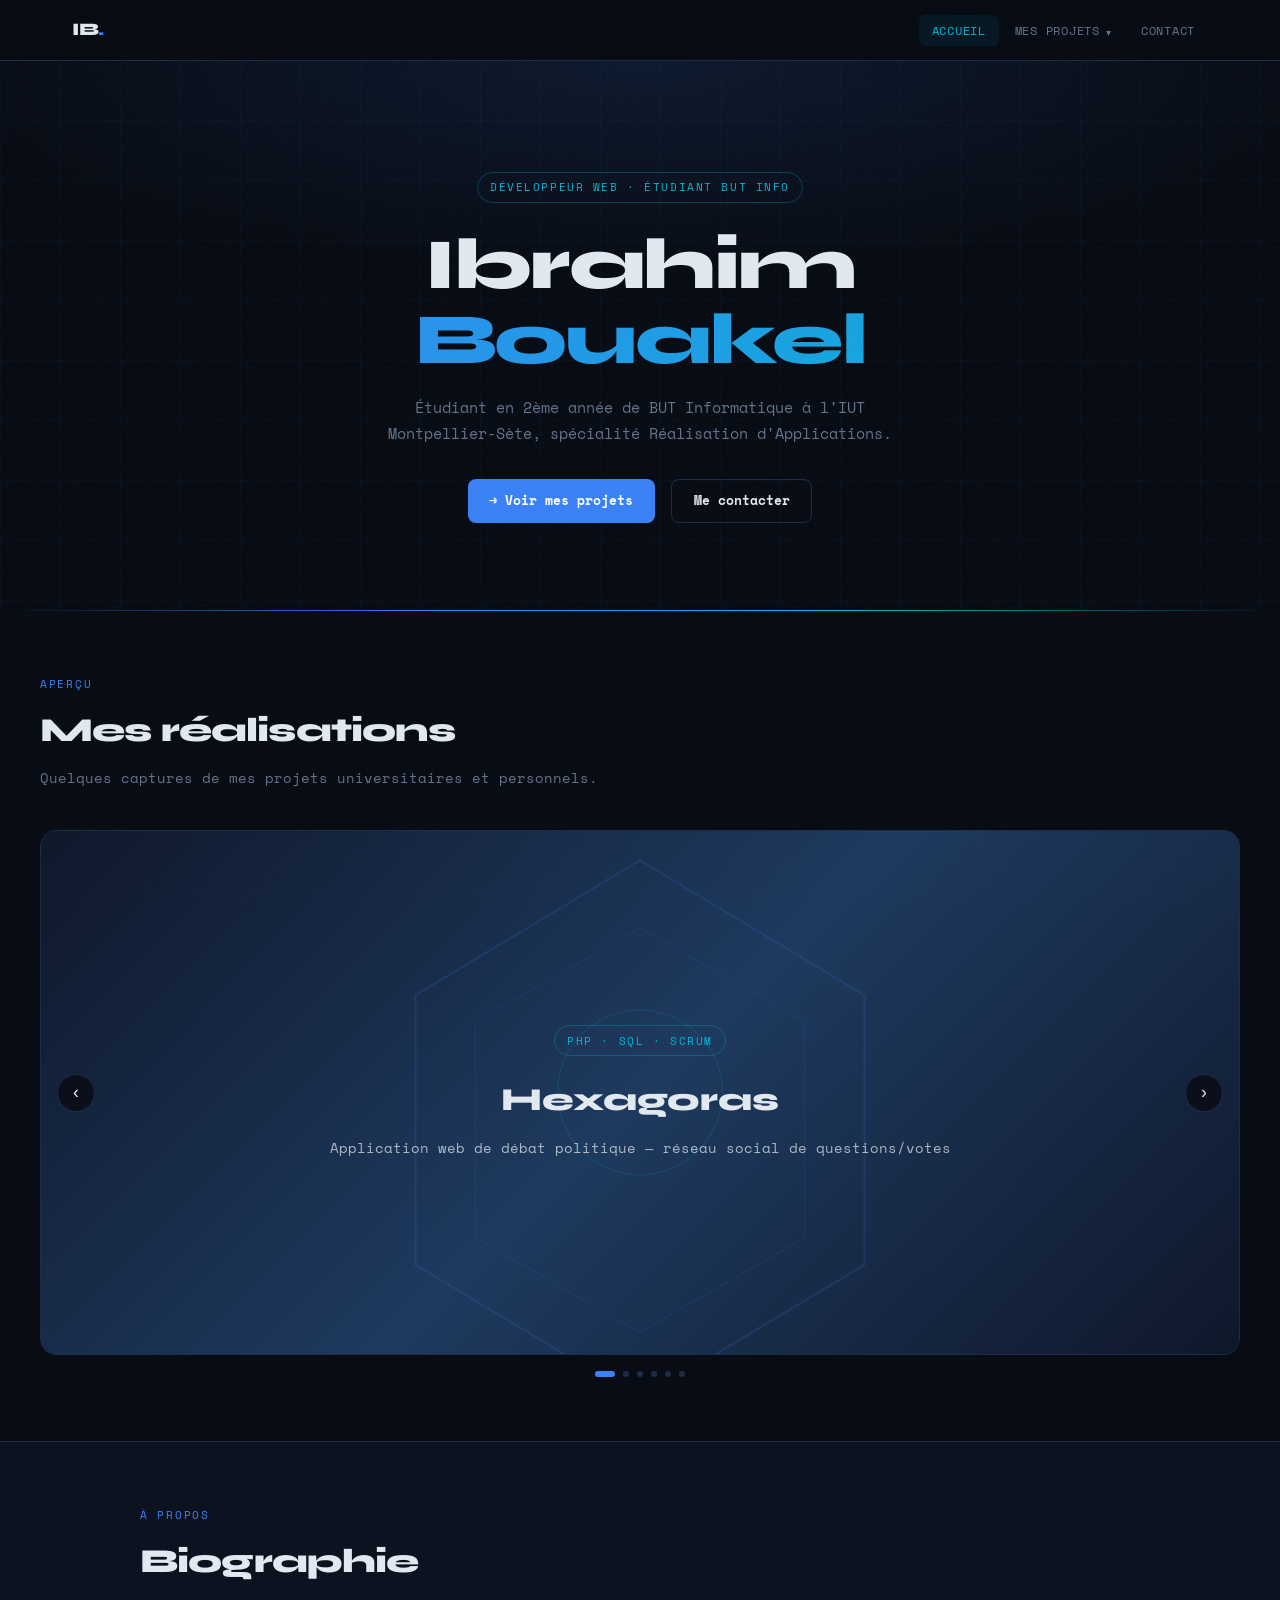
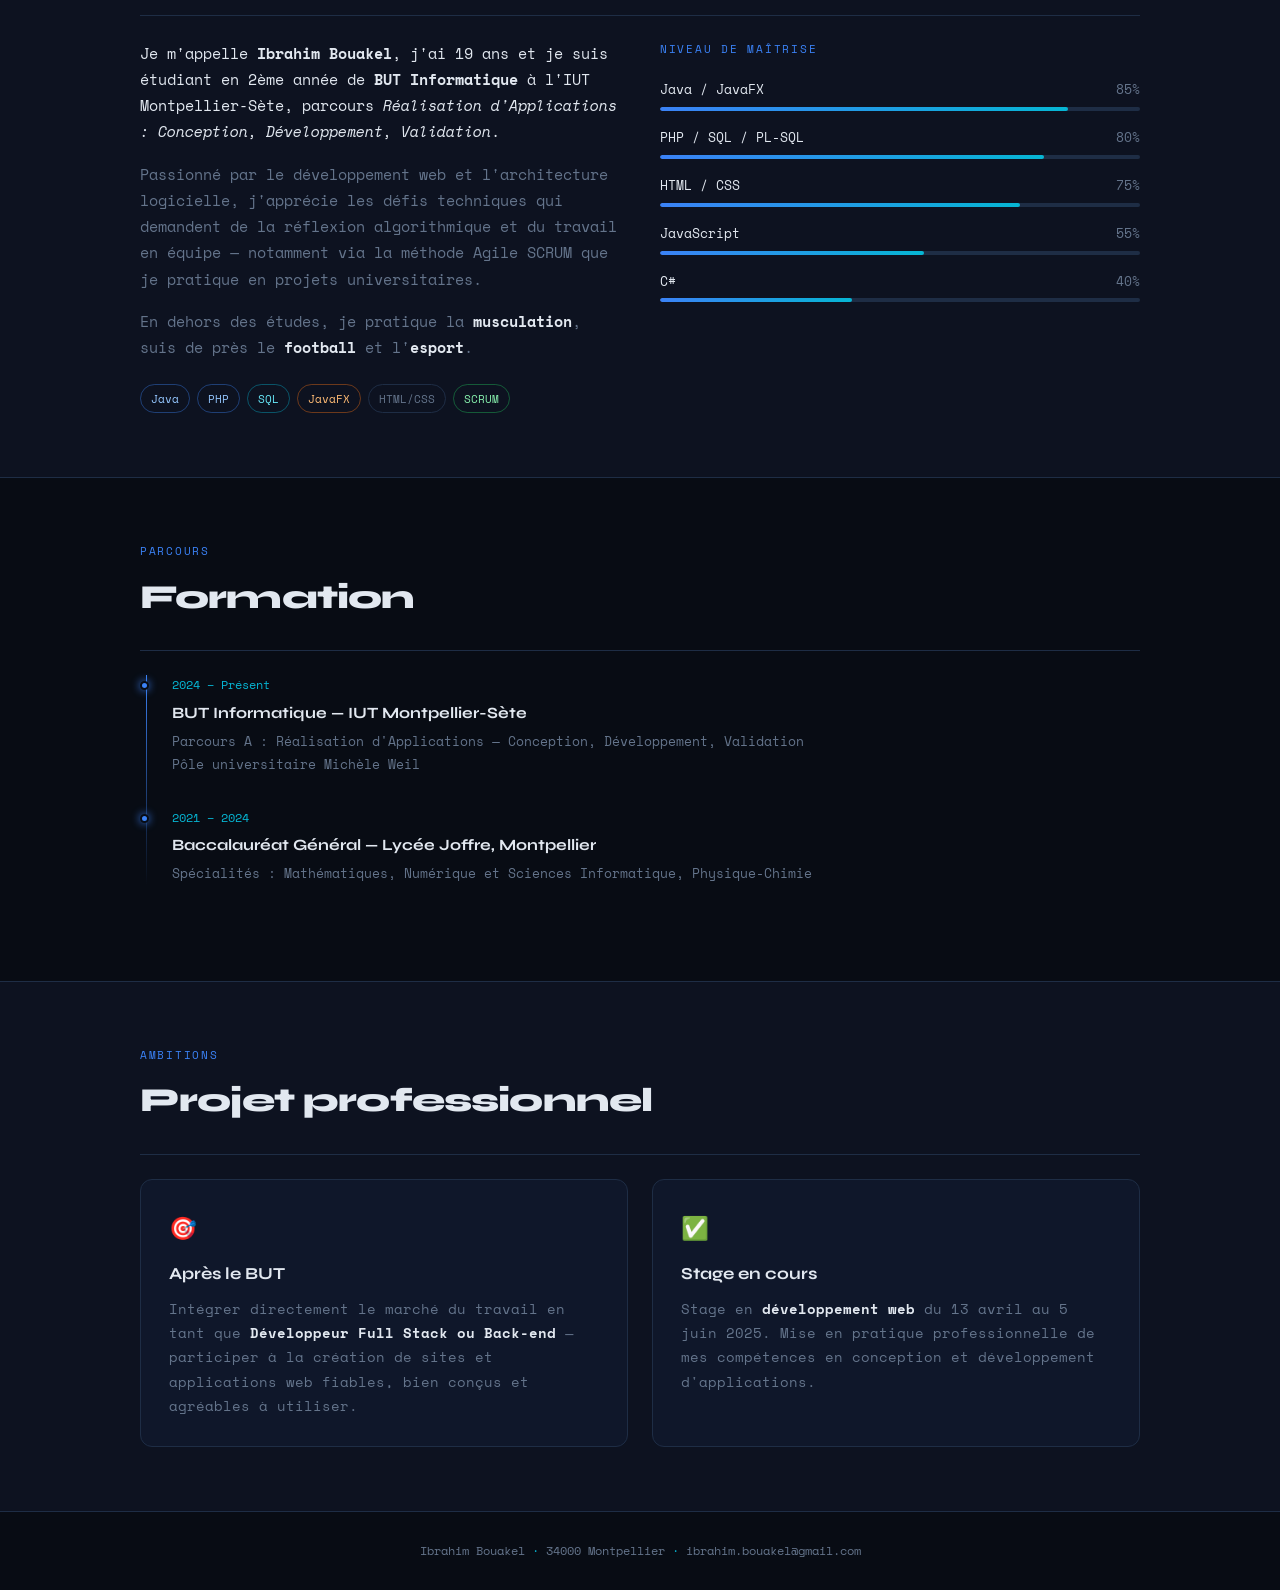
<file: index.html>
<!DOCTYPE html>
<html lang="fr">
<head>
  <meta charset="UTF-8" />
  <meta name="viewport" content="width=device-width, initial-scale=1.0" />
  <title>Ibrahim Bouakel — Portfolio</title>
  <link rel="stylesheet" href="style.css" />
</head>
<body>

<!-- ═══ NAV ══════════════════════════════════════════════ -->
<nav>
  <div class="nav-inner">
    <a href="index.html" class="nav-logo">IB<span>.</span></a>
    <ul class="nav-links" id="navLinks">
      <li><a href="index.html" class="active">Accueil</a></li>
      <li class="nav-dropdown" id="ddProjects">
        <a href="projets.html">Mes Projets</a>
        <div class="dropdown-menu">
          <a href="projets.html#noodle">Noodle</a>
          <a href="projets.html#hexagoras">Hexagoras</a>
          <a href="projets.html#pokemon">Pokémon TCG</a>
          <a href="projets.html#escape">Escape Game</a>
        </div>
      </li>
      <li><a href="contact.html">Contact</a></li>
    </ul>
    <div class="nav-hamburger" onclick="toggleMenu()" id="hamburger">
      <span></span><span></span><span></span>
    </div>
  </div>
</nav>

<!-- ═══ PAGE WRAP ═════════════════════════════════════════ -->
<div class="page-wrap">

  <!-- ── Hero ─────────────────────────────────────────── -->
  <div class="hero">
    <div class="hero-grid"></div>
    <div class="tag-label fu">Développeur Web · Étudiant BUT Info</div>
    <h1 class="hero-title fu fu1">
      Ibrahim
      <span class="grad">Bouakel</span>
    </h1>
    <p class="hero-sub fu fu2">Étudiant en 2ème année de BUT Informatique à l'IUT Montpellier‑Sète, spécialité Réalisation d'Applications.</p>
    <div class="hero-btns fu fu3">
      <a href="projets.html" class="btn btn-primary">→ Voir mes projets</a>
      <a href="contact.html" class="btn btn-outline">Me contacter</a>
    </div>
  </div>

  <!-- ── Carousel ──────────────────────────────────────── -->
  <section>
    <div class="container-wide">
      <div class="section-label">Aperçu</div>
      <h2 class="section-title">Mes réalisations</h2>
      <p class="section-sub">Quelques captures de mes projets universitaires et personnels.</p>

      <div class="carousel-wrapper">
        <div class="carousel-track" id="track">

          <!-- Slide 1 — Hexagoras -->
          <div class="carousel-slide slide-1">
            <div class="carousel-bg"></div>
            <div class="carousel-deco">
              <svg width="100%" height="100%" viewBox="0 0 800 350" preserveAspectRatio="xMidYMid slice" opacity="0.14">
                <polygon points="400,20 550,110 550,290 400,380 250,290 250,110" fill="none" stroke="#3b82f6" stroke-width="1.5"/>
                <polygon points="400,65 510,128 510,272 400,335 290,272 290,128" fill="none" stroke="#3b82f6" stroke-width="0.6"/>
                <circle cx="400" cy="175" r="55" fill="none" stroke="#06b6d4" stroke-width="0.8"/>
              </svg>
            </div>
            <div class="carousel-content">
              <div class="tag-label" style="margin-bottom:1rem">PHP · SQL · SCRUM</div>
              <h3>Hexagoras</h3>
              <p>Application web de débat politique — réseau social de questions/votes</p>
            </div>
          </div>

          <!-- Slide 2 — Pokémon TCG -->
          <div class="carousel-slide slide-2">
            <div class="carousel-bg"></div>
            <div class="carousel-deco">
              <svg width="100%" height="100%" viewBox="0 0 800 350" preserveAspectRatio="xMidYMid slice" opacity="0.2">
                <circle cx="400" cy="175" r="120" fill="none" stroke="#ef4444" stroke-width="1.5"/>
                <circle cx="400" cy="175" r="80" fill="none" stroke="#ef4444" stroke-width="0.5"/>
                <line x1="280" y1="175" x2="520" y2="175" stroke="#ef4444" stroke-width="1.5"/>
                <circle cx="400" cy="175" r="24" fill="none" stroke="#ef4444" stroke-width="2"/>
                <circle cx="400" cy="175" r="11" fill="#ef4444" opacity="0.3"/>
              </svg>
            </div>
            <div class="carousel-content">
              <div class="tag-label" style="margin-bottom:1rem;border-color:rgba(239,68,68,.3);color:#fca5a5">Java · JavaFX</div>
              <h3>Pokémon TCG</h3>
              <p>Reproduction du jeu de cartes Pokémon — moteur de jeu + interface graphique</p>
            </div>
          </div>

          <!-- Slide 3 — Escape Game -->
          <div class="carousel-slide slide-3">
            <div class="carousel-bg"></div>
            <div class="carousel-deco">
              <svg width="100%" height="100%" viewBox="0 0 800 350" preserveAspectRatio="xMidYMid slice" opacity="0.15">
                <rect x="200" y="80" width="400" height="190" rx="8" fill="none" stroke="#a855f7" stroke-width="1.5"/>
                <rect x="240" y="110" width="140" height="90" rx="4" fill="none" stroke="#a855f7" stroke-width="0.8"/>
                <rect x="420" y="110" width="140" height="90" rx="4" fill="none" stroke="#a855f7" stroke-width="0.8"/>
                <circle cx="400" cy="220" r="18" fill="none" stroke="#a855f7" stroke-width="2"/>
              </svg>
            </div>
            <div class="carousel-content">
              <div class="tag-label" style="margin-bottom:1rem;border-color:rgba(168,85,247,.3);color:#d8b4fe">HTML · CSS</div>
              <h3>Escape Game</h3>
              <p>Site vitrine multi-pages d'un Escape Game avec présentation des salles</p>
            </div>
          </div>

          <!-- Slide 4 — Portfolio d'apprentissage -->
          <div class="carousel-slide slide-4">
            <div class="carousel-bg"></div>
            <div class="carousel-deco">
              <svg width="100%" height="100%" viewBox="0 0 800 350" preserveAspectRatio="xMidYMid slice" opacity="0.14">
                <path d="M150 50 L650 50 L650 300 L150 300 Z" fill="none" stroke="#22c55e" stroke-width="1"/>
                <path d="M150 110 L650 110 M150 180 L650 180 M150 250 L650 250" stroke="#22c55e" stroke-width="0.5"/>
                <path d="M300 50 L300 300 M480 50 L480 300" stroke="#22c55e" stroke-width="0.5"/>
              </svg>
            </div>
            <div class="carousel-content">
              <div class="tag-label" style="margin-bottom:1rem;border-color:rgba(34,197,94,.3);color:#86efac">BUT Informatique</div>
              <h3>Portfolio d'apprentissage</h3>
              <p>Mise en lien de mes projets avec le référentiel de compétences BUT Info</p>
            </div>
          </div>

          <!-- Slide 5 — Stage -->
          <div class="carousel-slide slide-5">
            <div class="carousel-bg"></div>
            <div class="carousel-deco">
              <svg width="100%" height="100%" viewBox="0 0 800 350" preserveAspectRatio="xMidYMid slice" opacity="0.17">
                <circle cx="400" cy="175" r="130" fill="none" stroke="#f97316" stroke-width="1"/>
                <circle cx="400" cy="175" r="85"  fill="none" stroke="#f97316" stroke-width="0.5"/>
                <circle cx="400" cy="175" r="45"  fill="none" stroke="#f97316" stroke-width="0.5"/>
                <line x1="400" y1="45" x2="400" y2="305" stroke="#f97316" stroke-width="0.5"/>
                <line x1="270" y1="175" x2="530" y2="175" stroke="#f97316" stroke-width="0.5"/>
              </svg>
            </div>
            <div class="carousel-content">
              <div class="tag-label" style="margin-bottom:1rem;border-color:rgba(249,115,22,.3);color:#fdba74">13 Avril – 5 Juin 2025</div>
              <h3>Stage — Développeur Web</h3>
              <p>Stage en développement web en cours — mise en pratique professionnelle de mes compétences</p>
            </div>
          </div>

          <!-- Slide 6 — Noodle -->
          <div class="carousel-slide" style="">
            <div class="carousel-bg" style="background:linear-gradient(135deg,#050f1a,#062333,#050f1a)"></div>
            <div class="carousel-deco">
              <svg width="100%" height="100%" viewBox="0 0 800 350" preserveAspectRatio="xMidYMid slice" opacity="0.18">
                <rect x="200" y="75" width="400" height="200" rx="14" fill="none" stroke="#06b6d4" stroke-width="1.5"/>
                <line x1="200" y1="125" x2="600" y2="125" stroke="#06b6d4" stroke-width="0.6"/>
                <line x1="200" y1="175" x2="600" y2="175" stroke="#06b6d4" stroke-width="0.6"/>
                <line x1="200" y1="225" x2="600" y2="225" stroke="#06b6d4" stroke-width="0.6"/>
                <rect x="225" y="90" width="90" height="18" rx="4" fill="#06b6d4" opacity="0.2"/>
                <circle cx="560" cy="252" r="14" fill="none" stroke="#22c55e" stroke-width="2"/>
              </svg>
            </div>
            <div class="carousel-content">
              <div class="tag-label" style="margin-bottom:1rem;border-color:rgba(6,182,212,.3);color:#67e8f9">PHP · JS · API REST · Docker</div>
              <h3>Noodle</h3>
              <p>Application web de sondages de disponibilités — clone de Doodle avec AJAX et JWT</p>
            </div>
          </div>

        </div><!-- /track -->
        <button class="carousel-btn carousel-prev" onclick="carouselMove(-1)">‹</button>
        <button class="carousel-btn carousel-next" onclick="carouselMove(1)">›</button>
      </div>

      <div class="carousel-dots" id="dots">
        <div class="carousel-dot active" onclick="carouselGo(0)"></div>
        <div class="carousel-dot" onclick="carouselGo(1)"></div>
        <div class="carousel-dot" onclick="carouselGo(2)"></div>
        <div class="carousel-dot" onclick="carouselGo(3)"></div>
        <div class="carousel-dot" onclick="carouselGo(4)"></div>
        <div class="carousel-dot" onclick="carouselGo(5)"></div>
      </div>
    </div>
  </section>

  <!-- ── À propos ───────────────────────────────────── -->
  <section style="background:var(--bg2);border-top:1px solid var(--border);border-bottom:1px solid var(--border)">
    <div class="container">
      <div class="section-label">À propos</div>
      <h2 class="section-title">Biographie</h2>
      <hr class="divider">
      <div class="grid-2" style="gap:2.5rem;align-items:start">
        <div>
          <p style="margin-bottom:1rem">Je m'appelle <strong>Ibrahim Bouakel</strong>, j'ai 19 ans et je suis étudiant en 2ème année de <strong>BUT Informatique</strong> à l'IUT Montpellier‑Sète, parcours <em>Réalisation d'Applications : Conception, Développement, Validation</em>.</p>
          <p style="margin-bottom:1rem;color:var(--muted)">Passionné par le développement web et l'architecture logicielle, j'apprécie les défis techniques qui demandent de la réflexion algorithmique et du travail en équipe — notamment via la méthode Agile SCRUM que je pratique en projets universitaires.</p>
          <p style="color:var(--muted)">En dehors des études, je pratique la <strong style="color:var(--text)">musculation</strong>, suis de près le <strong style="color:var(--text)">football</strong> et l'<strong style="color:var(--text)">esport</strong>.</p>
          <div class="tags" style="margin-top:1.5rem">
            <span class="tag blue">Java</span>
            <span class="tag blue">PHP</span>
            <span class="tag cyan">SQL</span>
            <span class="tag orange">JavaFX</span>
            <span class="tag">HTML/CSS</span>
            <span class="tag green">SCRUM</span>
          </div>
        </div>
        <div>
          <div class="section-label" style="margin-bottom:1.25rem">Niveau de maîtrise</div>
          <div style="display:flex;flex-direction:column;gap:1rem">
            <div class="skill-item"><div class="skill-label"><span>Java / JavaFX</span><span style="color:var(--muted)">85%</span></div><div class="skill-bar"><div class="skill-fill" style="width:85%"></div></div></div>
            <div class="skill-item"><div class="skill-label"><span>PHP / SQL / PL-SQL</span><span style="color:var(--muted)">80%</span></div><div class="skill-bar"><div class="skill-fill" style="width:80%"></div></div></div>
            <div class="skill-item"><div class="skill-label"><span>HTML / CSS</span><span style="color:var(--muted)">75%</span></div><div class="skill-bar"><div class="skill-fill" style="width:75%"></div></div></div>
            <div class="skill-item"><div class="skill-label"><span>JavaScript</span><span style="color:var(--muted)">55%</span></div><div class="skill-bar"><div class="skill-fill" style="width:55%"></div></div></div>
            <div class="skill-item"><div class="skill-label"><span>C#</span><span style="color:var(--muted)">40%</span></div><div class="skill-bar"><div class="skill-fill" style="width:40%"></div></div></div>
          </div>
        </div>
      </div>
    </div>
  </section>

  <!-- ── Formation ─────────────────────────────────── -->
  <section>
    <div class="container">
      <div class="section-label">Parcours</div>
      <h2 class="section-title">Formation</h2>
      <hr class="divider">
      <div class="timeline">
        <div class="timeline-item">
          <div class="timeline-date">2024 – Présent</div>
          <div class="timeline-title">BUT Informatique — IUT Montpellier-Sète</div>
          <div class="timeline-sub">Parcours A : Réalisation d'Applications — Conception, Développement, Validation<br>Pôle universitaire Michèle Weil</div>
        </div>
        <div class="timeline-item">
          <div class="timeline-date">2021 – 2024</div>
          <div class="timeline-title">Baccalauréat Général — Lycée Joffre, Montpellier</div>
          <div class="timeline-sub">Spécialités : Mathématiques, Numérique et Sciences Informatique, Physique-Chimie</div>
        </div>
      </div>
    </div>
  </section>

  <!-- ── Projet professionnel ───────────────────────── -->
  <section style="background:var(--bg2);border-top:1px solid var(--border)">
    <div class="container">
      <div class="section-label">Ambitions</div>
      <h2 class="section-title">Projet professionnel</h2>
      <hr class="divider">
      <div class="grid-2">
        <div class="card">
          <div style="font-size:1.4rem;margin-bottom:.75rem">🎯</div>
          <h3>Après le BUT</h3>
          <p>Intégrer directement le marché du travail en tant que <strong style="color:var(--text)">Développeur Full Stack ou Back-end</strong> — participer à la création de sites et applications web fiables, bien conçus et agréables à utiliser.</p>
        </div>
        <div class="card">
          <div style="font-size:1.4rem;margin-bottom:.75rem">✅</div>
          <h3>Stage en cours</h3>
          <p>Stage en <strong style="color:var(--text)">développement web</strong> du 13 avril au 5 juin 2025. Mise en pratique professionnelle de mes compétences en conception et développement d'applications.</p>
        </div>
      </div>
    </div>
  </section>

</div><!-- /page-wrap -->

<footer>
  <p>Ibrahim Bouakel <span class="dot">·</span> 34000 Montpellier <span class="dot">·</span>
    <a href="mailto:ibrahim.bouakel@gmail.com">ibrahim.bouakel@gmail.com</a>
  </p>
</footer>

<script src="nav.js"></script>
<script>
  /* ── Carousel ── */
  let idx = 0;
  const total = 6;
  const track = document.getElementById('track');
  const dots  = document.querySelectorAll('.carousel-dot');

  function render() {
    track.style.transform = `translateX(-${idx * 100}%)`;
    dots.forEach((d,i) => d.classList.toggle('active', i === idx));
  }
  function carouselMove(dir) { idx = (idx + dir + total) % total; render(); }
  function carouselGo(i)    { idx = i; render(); }

  setInterval(() => carouselMove(1), 5000);
  document.addEventListener('keydown', e => {
    if (e.key === 'ArrowLeft')  carouselMove(-1);
    if (e.key === 'ArrowRight') carouselMove(1);
  });
</script>
</body>
</html>
</file>
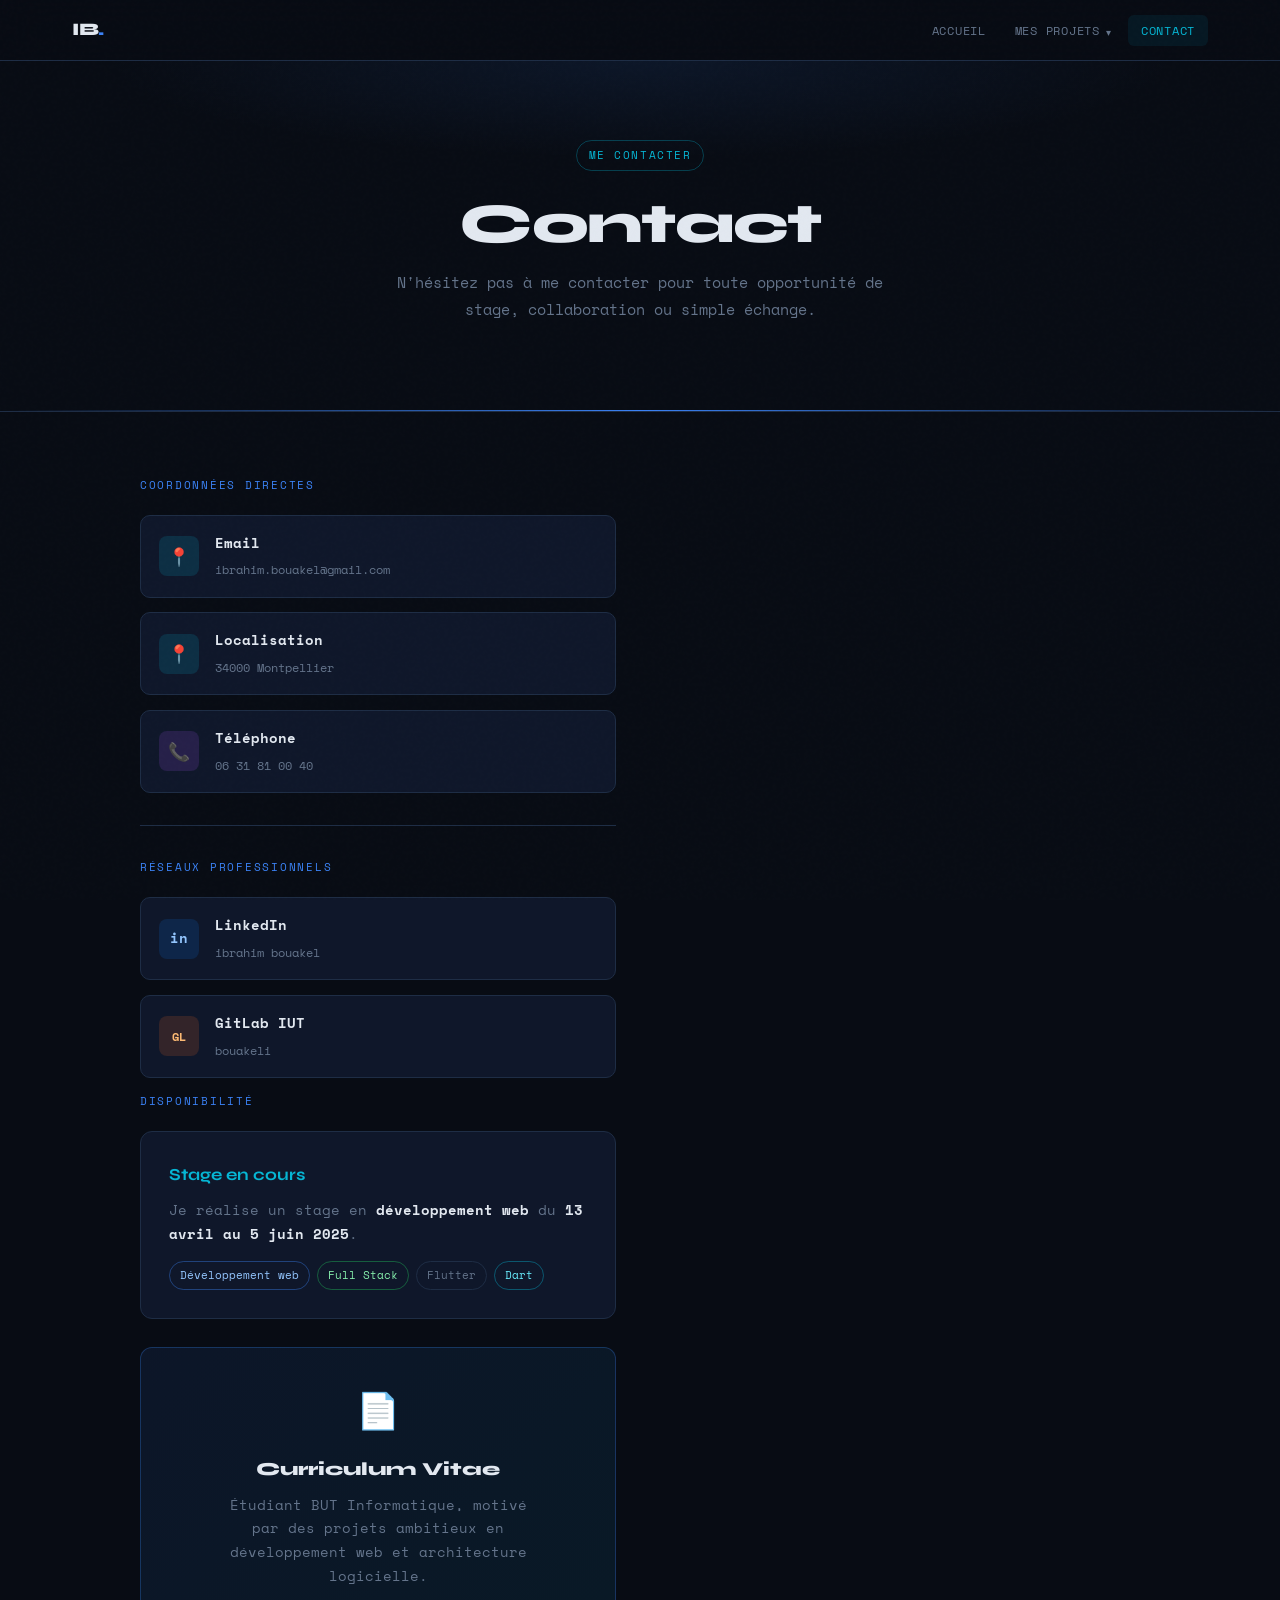
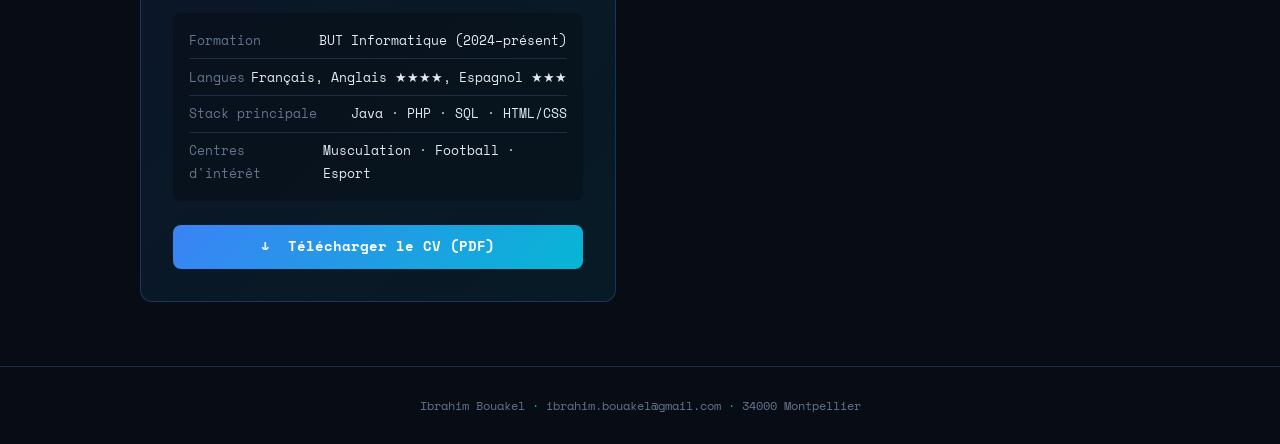
<file: contact.html>
<!DOCTYPE html>
<html lang="fr">
<head>
  <meta charset="UTF-8" />
  <meta name="viewport" content="width=device-width, initial-scale=1.0" />
  <title>Contact — Ibrahim Bouakel</title>
  <link rel="stylesheet" href="style.css" />
</head>
<body>

<!-- ═══ NAV ══════════════════════════════════════════════ -->
<nav>
  <div class="nav-inner">
    <a href="index.html" class="nav-logo">IB<span>.</span></a>
    <ul class="nav-links" id="navLinks">
      <li><a href="index.html">Accueil</a></li>
      <li class="nav-dropdown" id="ddProjects">
        <a href="projets.html">Mes Projets</a>
        <div class="dropdown-menu">
          <a href="projets.html#noodle">Noodle</a>
          <a href="projets.html#hexagoras">Hexagoras</a>
          <a href="projets.html#pokemon">Pokémon TCG</a>
          <a href="projets.html#escape">Escape Game</a>
        </div>
      </li>
      <li><a href="contact.html" class="active">Contact</a></li>
    </ul>
    <div class="nav-hamburger" onclick="toggleMenu()" id="hamburger">
      <span></span><span></span><span></span>
    </div>
  </div>
</nav>

<div class="page-wrap">

  <!-- Sub-hero -->
  <div class="sub-hero">
    <div class="tag-label fu">Me contacter</div>
    <h1 class="hero-title fu fu1" style="font-size:clamp(2rem,5vw,3.5rem)">Contact</h1>
    <p class="hero-sub fu fu2">N'hésitez pas à me contacter pour toute opportunité de stage, collaboration ou simple échange.</p>
  </div>

  <section>
    <div class="container">
      <div class="contact-grid">

        <!-- Colonne gauche : coordonnées + réseaux -->
        <div>
          <div class="section-label" style="margin-bottom:1.25rem">Coordonnées directes</div>

          <div class="social-link" style="cursor:default">
            <div class="social-icon" style="background:rgba(6,182,212,.15);color:#67e8f9;font-size:1.1rem">📍</div>
            <div class="social-info">
              <strong>Email</strong>
              <span>ibrahim.bouakel@gmail.com</span>
            </div>
          </div>

          <div class="social-link" style="cursor:default">
            <div class="social-icon" style="background:rgba(6,182,212,.15);color:#67e8f9;font-size:1.1rem">📍</div>
            <div class="social-info">
              <strong>Localisation</strong>
              <span>34000 Montpellier</span>
            </div>
          </div>

          <div class="social-link" style="cursor:default">
            <div class="social-icon" style="background:rgba(168,85,247,.15);color:#d8b4fe;font-size:1.1rem">📞</div>
            <div class="social-info">
              <strong>Téléphone</strong>
              <span>06 31 81 00 40</span>
            </div>
          </div>

          <hr class="divider" style="margin:2rem 0">

          <div class="section-label" style="margin-bottom:1.25rem">Réseaux professionnels</div>

          <a href="https://www.linkedin.com/in/ibrahim-bouakel-201b39346/" target="_blank" rel="noopener" class="social-link">
            <div class="social-icon" style="background:rgba(10,102,194,.2);color:#93c5fd;font-size:.85rem;font-weight:800;letter-spacing:-.5px">in</div>
            <div class="social-info">
              <strong>LinkedIn</strong>
              <span>ibrahim bouakel</span>
            </div>
          </a>

          <a href="https://gitlabinfo.iutmontp.univ-montp2.fr/bouakeli" target="_blank" rel="noopener" class="social-link">
            <div class="social-icon" style="background:rgba(252,109,38,.15);color:#fdba74;font-size:.75rem;font-weight:700">GL</div>
            <div class="social-info">
              <strong>GitLab IUT</strong>
              <span>bouakeli</span>
            </div>
          </a>

        <!-- Colonne droite : CV + disponibilité -->
        <div>
          <div class="section-label" style="margin-bottom:1.25rem">Disponibilité</div>
          <div class="card" style="margin-bottom:1.75rem">
            <h3 style="color:var(--accent2);margin-bottom:.5rem">Stage en cours</h3>
            <p style="margin-bottom:.75rem">Je réalise un stage en <strong style="color:var(--text)">développement web</strong> du <strong style="color:var(--text)">13 avril au 5 juin 2025</strong>.</p>
            <div class="tags">
              <span class="tag blue">Développement web</span>
              <span class="tag green">Full Stack</span>
              <span class="tag">Flutter</span>
              <span class="tag cyan">Dart</span>
            </div>
          </div>

          <!-- CV Download card -->
          <div class="cv-download-card">
            <div style="font-size:2.2rem;margin-bottom:.75rem">📄</div>
            <h3 style="font-family:var(--font-head);font-weight:800;font-size:1.15rem;margin-bottom:.5rem">Curriculum Vitae</h3>
            <p style="font-size:.85rem;color:var(--muted);margin-bottom:1.5rem;max-width:320px;margin-left:auto;margin-right:auto">Étudiant BUT Informatique, motivé par des projets ambitieux en développement web et architecture logicielle.</p>

            <!-- Infos rapides CV -->
            <div style="text-align:left;background:rgba(0,0,0,.25);border-radius:8px;padding:1rem;margin-bottom:1.5rem;font-size:.82rem">
              <div style="display:flex;justify-content:space-between;border-bottom:1px solid var(--border);padding-bottom:.4rem;margin-bottom:.4rem">
                <span style="color:var(--muted)">Formation</span>
                <span>BUT Informatique (2024–présent)</span>
              </div>
              <div style="display:flex;justify-content:space-between;border-bottom:1px solid var(--border);padding-bottom:.4rem;margin-bottom:.4rem">
                <span style="color:var(--muted)">Langues</span>
                <span>Français, Anglais ★★★★, Espagnol ★★★</span>
              </div>
              <div style="display:flex;justify-content:space-between;border-bottom:1px solid var(--border);padding-bottom:.4rem;margin-bottom:.4rem">
                <span style="color:var(--muted)">Stack principale</span>
                <span>Java · PHP · SQL · HTML/CSS</span>
              </div>
              <div style="display:flex;justify-content:space-between">
                <span style="color:var(--muted)">Centres d'intérêt</span>
                <span>Musculation · Football · Esport</span>
              </div>
            </div>

            <!-- Bouton de téléchargement -->
            <a href="CV-BOUAKEL-Ibrahim.pdf" download="CV-BOUAKEL-Ibrahim.pdf" class="btn btn-download" style="width:100%;justify-content:center;font-size:.85rem">
              ↓ &nbsp;Télécharger le CV (PDF)
            </a>
          </div>

        </div><!-- /col droite -->
      </div><!-- /contact-grid -->
    </div>
  </section>

</div><!-- /page-wrap -->

<footer>
  <p>Ibrahim Bouakel <span class="dot">·</span>
    <a href="mailto:ibrahim.bouakel@gmail.com">ibrahim.bouakel@gmail.com</a>
    <span class="dot">·</span> 34000 Montpellier
  </p>
</footer>

<script src="nav.js"></script>
</body>
</html>
</file>
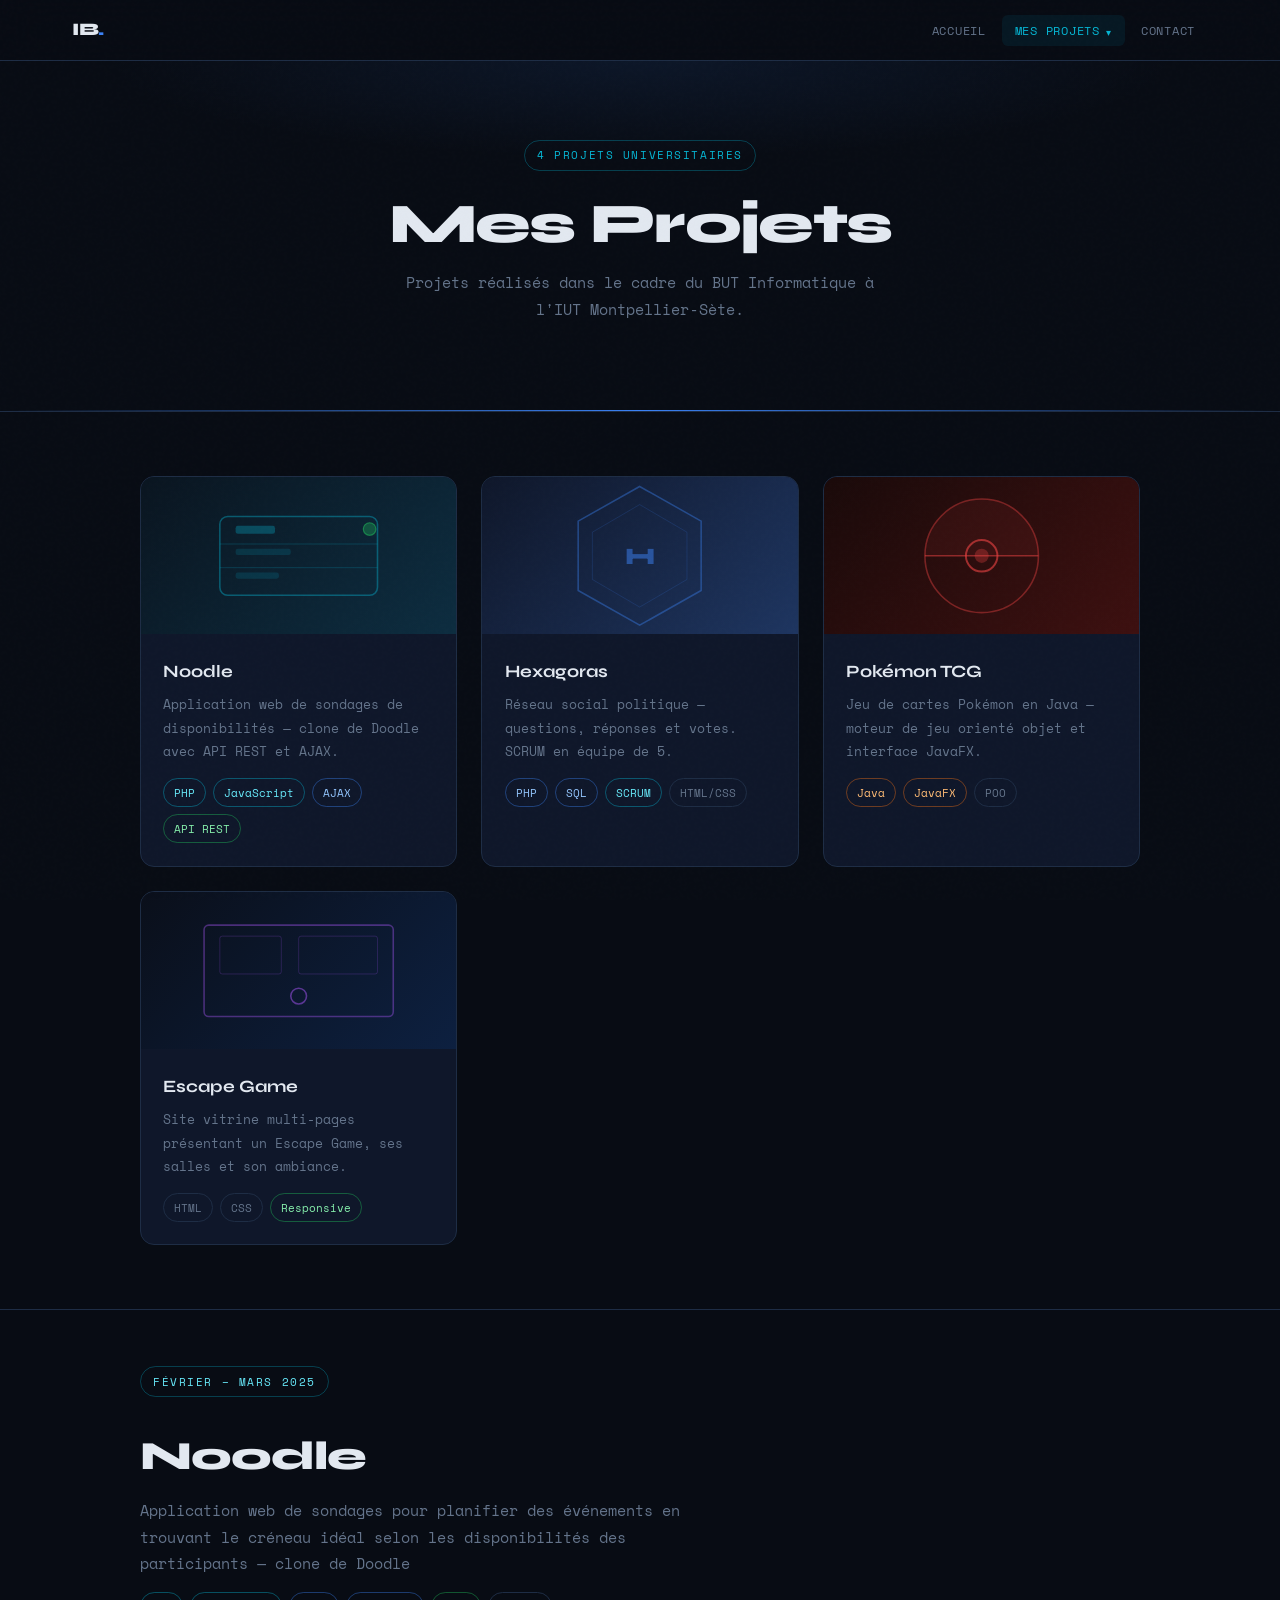
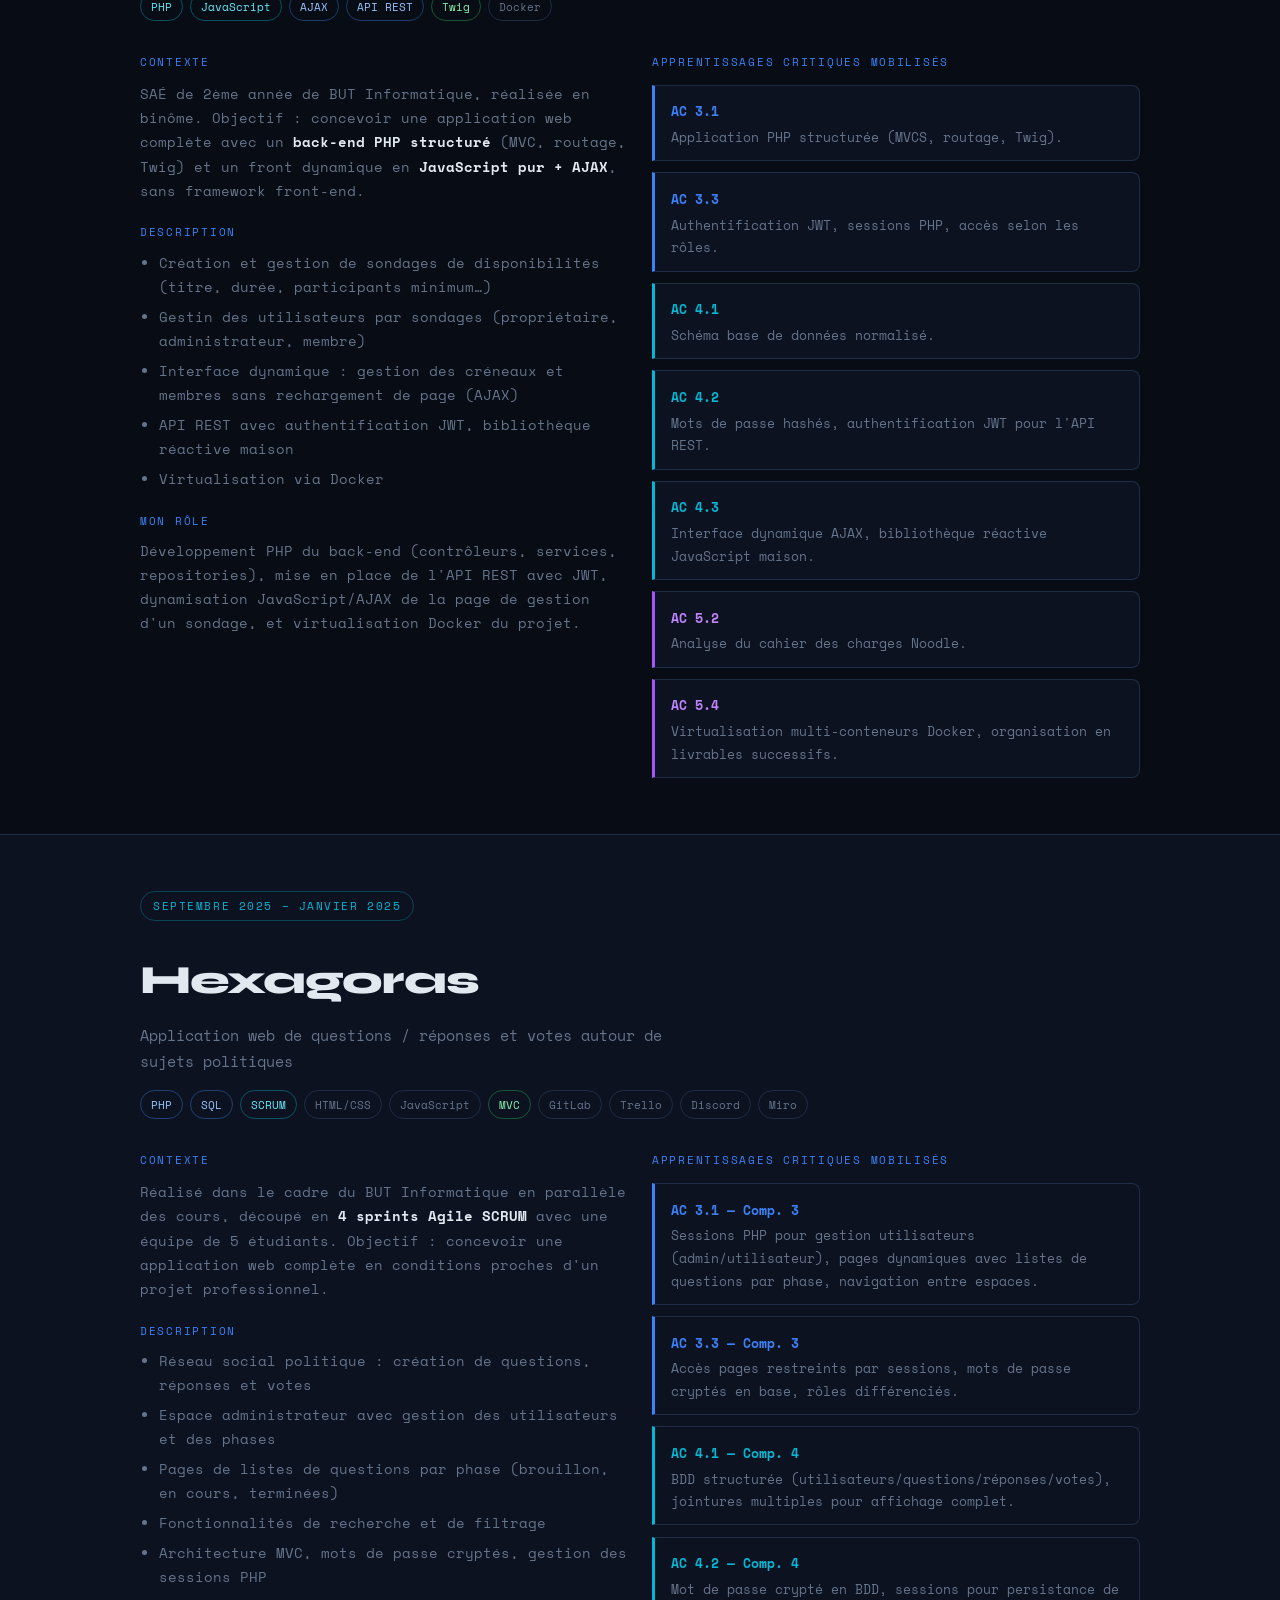
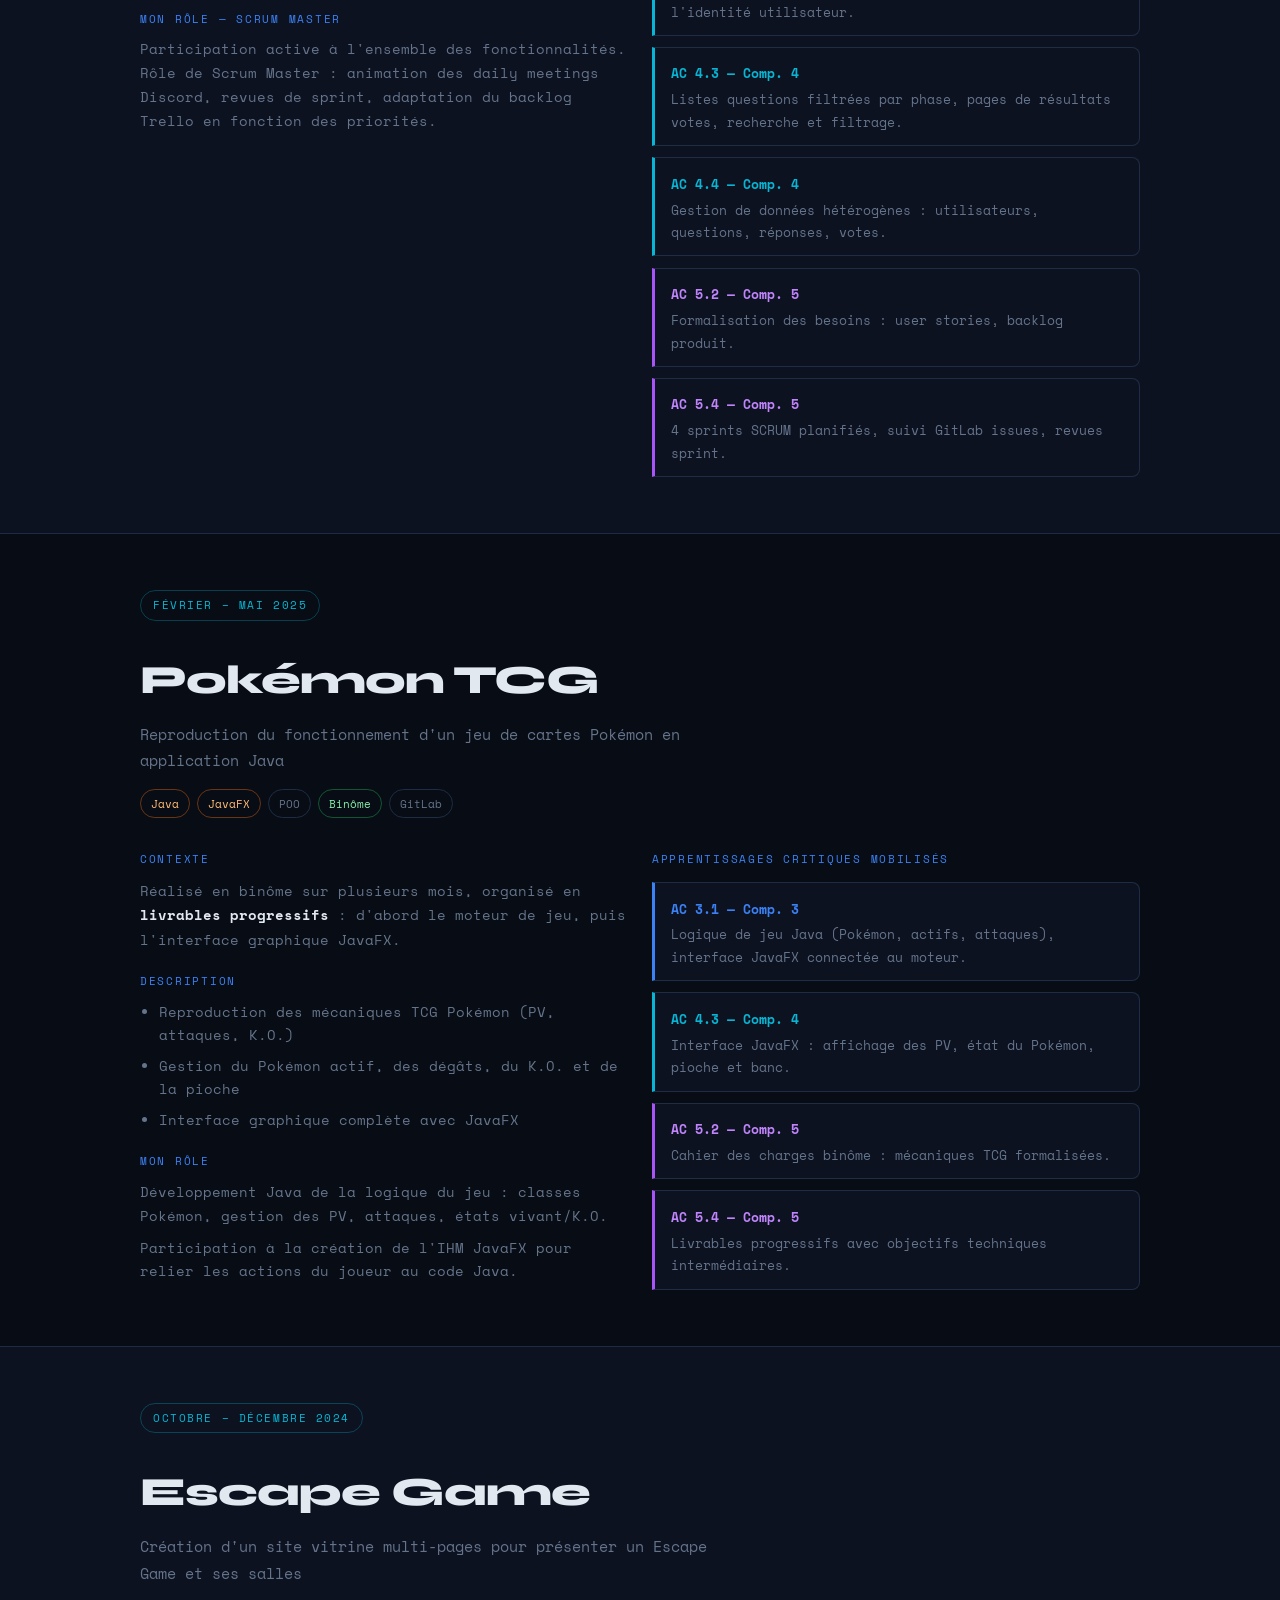
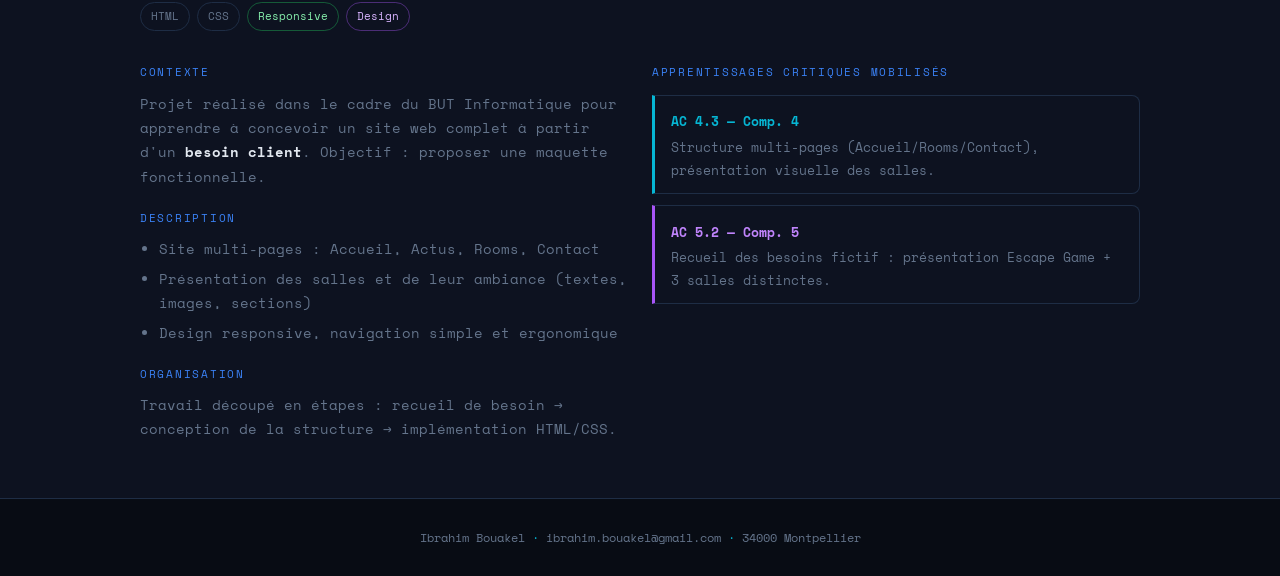
<file: projets.html>
<!DOCTYPE html>
<html lang="fr">
<head>
  <meta charset="UTF-8" />
  <meta name="viewport" content="width=device-width, initial-scale=1.0" />
  <title>Mes Projets — Ibrahim Bouakel</title>
  <link rel="stylesheet" href="style.css" />
</head>
<body>

<!-- ═══ NAV ══════════════════════════════════════════════ -->
<nav>
  <div class="nav-inner">
    <a href="index.html" class="nav-logo">IB<span>.</span></a>
    <ul class="nav-links" id="navLinks">
      <li><a href="index.html">Accueil</a></li>
      <li class="nav-dropdown" id="ddProjects">
        <a href="projets.html" class="active">Mes Projets</a>
        <div class="dropdown-menu">
          <a href="projets.html#noodle">Noodle</a>
          <a href="projets.html#hexagoras">Hexagoras</a>
          <a href="projets.html#pokemon">Pokémon TCG</a>
          <a href="projets.html#escape">Escape Game</a>
        </div>
      </li>
      <li><a href="contact.html">Contact</a></li>
    </ul>
    <div class="nav-hamburger" onclick="toggleMenu()" id="hamburger">
      <span></span><span></span><span></span>
    </div>
  </div>
</nav>

<div class="page-wrap">

  <!-- ── Sub-hero ───────────────────────────────────── -->
  <div class="sub-hero">
    <div class="tag-label fu">4 projets universitaires</div>
    <h1 class="hero-title fu fu1" style="font-size:clamp(2rem,5vw,3.5rem)">Mes Projets</h1>
    <p class="hero-sub fu fu2">Projets réalisés dans le cadre du BUT Informatique à l'IUT Montpellier‑Sète.</p>
  </div>

  <!-- ── Grille aperçu ──────────────────────────────── -->
  <section>
    <div class="container">
      <div class="grid-3">

         <!-- Noodle -->
        <a href="#noodle" class="project-card">
          <div class="project-thumb" style="background:linear-gradient(135deg,#0a1520,#0d2d40)">
            <svg width="100%" height="100%" viewBox="0 0 400 200" style="position:absolute;inset:0">
              <rect x="100" y="50" width="200" height="100" rx="10" fill="none" stroke="rgba(6,182,212,.4)" stroke-width="2"/>
              <line x1="100" y1="85" x2="300" y2="85" stroke="rgba(6,182,212,.25)" stroke-width="1"/>
              <line x1="100" y1="115" x2="300" y2="115" stroke="rgba(6,182,212,.25)" stroke-width="1"/>
              <rect x="120" y="62" width="50" height="10" rx="3" fill="rgba(6,182,212,.3)"/>
              <rect x="120" y="91" width="70" height="8" rx="3" fill="rgba(6,182,212,.15)"/>
              <rect x="120" y="121" width="55" height="8" rx="3" fill="rgba(6,182,212,.15)"/>
              <circle cx="290" cy="66" r="8" fill="rgba(34,197,94,.3)" stroke="rgba(34,197,94,.5)" stroke-width="1.5"/>
            </svg>
          </div>
          <div class="project-body">
            <h3>Noodle</h3>
            <p>Application web de sondages de disponibilités — clone de Doodle avec API REST et AJAX.</p>
            <div class="tags">
              <span class="tag cyan">PHP</span>
              <span class="tag cyan">JavaScript</span>
              <span class="tag blue">AJAX</span>
              <span class="tag green">API REST</span>
            </div>
            <div class="project-arrow">→</div>
          </div>
        </a>


        <!-- Hexagoras -->
        <a href="#hexagoras" class="project-card" style="scroll-behavior:smooth">
          <div class="project-thumb thumb-hexa">
            <svg width="100%" height="100%" viewBox="0 0 400 200" style="position:absolute;inset:0">
              <polygon points="200,12 278,56 278,144 200,188 122,144 122,56" fill="none" stroke="rgba(59,130,246,.4)" stroke-width="2"/>
              <polygon points="200,35 260,70 260,130 200,165 140,130 140,70" fill="none" stroke="rgba(59,130,246,.2)" stroke-width="1"/>
              <text x="200" y="110" text-anchor="middle" font-family="Syne,sans-serif" font-size="30" font-weight="800" fill="rgba(59,130,246,.5)">H</text>
            </svg>
          </div>
          <div class="project-body">
            <h3>Hexagoras</h3>
            <p>Réseau social politique — questions, réponses et votes. SCRUM en équipe de 5.</p>
            <div class="tags">
              <span class="tag blue">PHP</span>
              <span class="tag blue">SQL</span>
              <span class="tag cyan">SCRUM</span>
              <span class="tag">HTML/CSS</span>
            </div>
            <div class="project-arrow">→</div>
          </div>
        </a>

        <!-- Pokémon TCG -->
        <a href="#pokemon" class="project-card">
          <div class="project-thumb thumb-poke">
            <svg width="100%" height="100%" viewBox="0 0 400 200" style="position:absolute;inset:0">
              <circle cx="200" cy="100" r="72" fill="none" stroke="rgba(239,68,68,.4)" stroke-width="2"/>
              <line x1="128" y1="100" x2="272" y2="100" stroke="rgba(239,68,68,.5)" stroke-width="2"/>
              <circle cx="200" cy="100" r="20" fill="none" stroke="rgba(239,68,68,.6)" stroke-width="2.5"/>
              <circle cx="200" cy="100" r="9" fill="rgba(239,68,68,.3)"/>
              <path d="M128 100 A72 72 0 0 1 272 100" fill="rgba(239,68,68,.07)"/>
            </svg>
          </div>
          <div class="project-body">
            <h3>Pokémon TCG</h3>
            <p>Jeu de cartes Pokémon en Java — moteur de jeu orienté objet et interface JavaFX.</p>
            <div class="tags">
              <span class="tag orange">Java</span>
              <span class="tag orange">JavaFX</span>
              <span class="tag">POO</span>
            </div>
            <div class="project-arrow">→</div>
          </div>
        </a>

        <!-- Escape Game -->
        <a href="#escape" class="project-card">
          <div class="project-thumb thumb-escape">
            <svg width="100%" height="100%" viewBox="0 0 400 200" style="position:absolute;inset:0">
              <rect x="80" y="42" width="240" height="116" rx="6" fill="none" stroke="rgba(168,85,247,.4)" stroke-width="2"/>
              <rect x="100" y="56" width="78" height="48" rx="3" fill="none" stroke="rgba(168,85,247,.25)" stroke-width="1"/>
              <rect x="200" y="56" width="100" height="48" rx="3" fill="none" stroke="rgba(168,85,247,.25)" stroke-width="1"/>
              <circle cx="200" cy="132" r="10" fill="none" stroke="rgba(168,85,247,.5)" stroke-width="2"/>
            </svg>
          </div>
          <div class="project-body">
            <h3>Escape Game</h3>
            <p>Site vitrine multi-pages présentant un Escape Game, ses salles et son ambiance.</p>
            <div class="tags">
              <span class="tag">HTML</span>
              <span class="tag">CSS</span>
              <span class="tag green">Responsive</span>
            </div>
            <div class="project-arrow">→</div>
          </div>
        </a>

       
      </div>
    </div>
  </section>

  <!-- ════════════════════════════════════════════════
       NOODLE DETAIL
  ════════════════════════════════════════════════════ -->
  <div id="noodle" class="proj-detail">
    <div class="container">
      <div style="margin-bottom:2rem">
        <div class="tag-label" style="border-color:rgba(6,182,212,.3);color:#67e8f9">Février – Mars 2025</div>
        <h2 class="section-title" style="font-size:clamp(1.6rem,4vw,2.5rem)">Noodle</h2>
        <p style="color:var(--muted);max-width:580px">Application web de sondages pour planifier des événements en trouvant le créneau idéal selon les disponibilités des participants — clone de Doodle</p>
        <div class="tags" style="margin-top:1rem">
          <span class="tag cyan">PHP</span>
          <span class="tag cyan">JavaScript</span>
          <span class="tag blue">AJAX</span>
          <span class="tag blue">API REST</span>
          <span class="tag green">Twig</span>
          <span class="tag">Docker</span>
        </div>
      </div>

      <div class="grid-2">
        <div>
          <div class="section-label" style="margin-bottom:.6rem">Contexte</div>
          <p style="color:var(--muted);font-size:.87rem;margin-bottom:1.25rem">SAÉ de 2ème année de BUT Informatique, réalisée en binôme. Objectif : concevoir une application web complète avec un <strong style="color:var(--text)">back-end PHP structuré</strong> (MVC, routage, Twig) et un front dynamique en <strong style="color:var(--text)">JavaScript pur + AJAX</strong>, sans framework front-end.</p>

          <div class="section-label" style="margin-bottom:.6rem">Description</div>
          <ul style="color:var(--muted);font-size:.85rem;padding-left:1.2rem;display:flex;flex-direction:column;gap:.4rem;margin-bottom:1.25rem;list-style:disc">
            <li>Création et gestion de sondages de disponibilités (titre, durée, participants minimum…)</li>
            <li>Gestin des utilisateurs par sondages (propriétaire, administrateur, membre)</li>
            <li>Interface dynamique : gestion des créneaux et membres sans rechargement de page (AJAX)</li>
            <li>API REST avec authentification JWT, bibliothèque réactive maison</li>
            <li>Virtualisation via Docker</li>
          </ul>

          <div class="section-label" style="margin-bottom:.6rem">Mon rôle</div>
          <p style="color:var(--muted);font-size:.85rem">Développement PHP du back-end (contrôleurs, services, repositories), mise en place de l'API REST avec JWT, dynamisation JavaScript/AJAX de la page de gestion d'un sondage, et virtualisation Docker du projet.</p>
        </div>
        <div>
          <div class="section-label" style="margin-bottom:.8rem">Apprentissages critiques mobilisés</div>
          <div class="ac-list">
            <div class="ac-item"><strong>AC 3.1 </strong><p>Application PHP structurée (MVCS, routage, Twig).</p></div>
            <div class="ac-item"><strong>AC 3.3 </strong><p>Authentification JWT, sessions PHP, accès selon les rôles.</p></div>
            <div class="ac-item c4"><strong>AC 4.1</strong><p>Schéma base de données normalisé.</p></div>
            <div class="ac-item c4"><strong>AC 4.2 </strong><p>Mots de passe hashés, authentification JWT pour l'API REST.</p></div>
            <div class="ac-item c4"><strong>AC 4.3 </strong><p>Interface dynamique AJAX, bibliothèque réactive JavaScript maison.</p></div>
            <div class="ac-item c5"><strong>AC 5.2 </strong><p>Analyse du cahier des charges Noodle.</p></div>
            <div class="ac-item c5"><strong>AC 5.4 </strong><p>Virtualisation multi-conteneurs Docker, organisation en livrables successifs.</p></div>
          </div>
        </div>
      </div>
    </div>
  </div>

  <!-- ════════════════════════════════════════════════
       HEXAGORAS DETAIL (kept below, remove old section tag)
  ════════════════════════════════════════════════════ -->
  <div id="hexagoras" class="proj-detail" style="background:var(--bg2)">
    <div class="container">
      <div style="margin-bottom:2rem">
        <div class="tag-label">Septembre 2025 – Janvier 2025</div>
        <h2 class="section-title" style="font-size:clamp(1.6rem,4vw,2.5rem)">Hexagoras</h2>
        <p style="color:var(--muted);max-width:580px">Application web de questions / réponses et votes autour de sujets politiques</p>
        <div class="tags" style="margin-top:1rem">
          <span class="tag blue">PHP</span>
          <span class="tag blue">SQL</span>
          <span class="tag cyan">SCRUM</span>
          <span class="tag">HTML/CSS</span>
          <span class="tag">JavaScript</span>
          <span class="tag green">MVC</span>
          <span class="tag">GitLab</span>
          <span class="tag">Trello</span>
          <span class="tag">Discord</span>
          <span class="tag">Miro</span>
        </div>
      </div>

      <div class="grid-2">
        <div>
          <div class="section-label" style="margin-bottom:.6rem">Contexte</div>
          <p style="color:var(--muted);font-size:.87rem;margin-bottom:1.25rem">Réalisé dans le cadre du BUT Informatique en parallèle des cours, découpé en <strong style="color:var(--text)">4 sprints Agile SCRUM</strong> avec une équipe de 5 étudiants. Objectif : concevoir une application web complète en conditions proches d'un projet professionnel.</p>

          <div class="section-label" style="margin-bottom:.6rem">Description</div>
          <ul style="color:var(--muted);font-size:.85rem;padding-left:1.2rem;display:flex;flex-direction:column;gap:.4rem;margin-bottom:1.25rem;list-style:disc">
            <li>Réseau social politique : création de questions, réponses et votes</li>
            <li>Espace administrateur avec gestion des utilisateurs et des phases</li>
            <li>Pages de listes de questions par phase (brouillon, en cours, terminées)</li>
            <li>Fonctionnalités de recherche et de filtrage</li>
            <li>Architecture MVC, mots de passe cryptés, gestion des sessions PHP</li>
          </ul>

          <div class="section-label" style="margin-bottom:.6rem">Mon rôle — Scrum Master</div>
          <p style="color:var(--muted);font-size:.85rem">Participation active à l'ensemble des fonctionnalités. Rôle de Scrum Master : animation des daily meetings Discord, revues de sprint, adaptation du backlog Trello en fonction des priorités.</p>
        </div>
        <div>
          <div class="section-label" style="margin-bottom:.8rem">Apprentissages critiques mobilisés</div>
          <div class="ac-list">
            <div class="ac-item"><strong>AC 3.1 — Comp. 3</strong><p>Sessions PHP pour gestion utilisateurs (admin/utilisateur), pages dynamiques avec listes de questions par phase, navigation entre espaces.</p></div>
            <div class="ac-item"><strong>AC 3.3 — Comp. 3</strong><p>Accès pages restreints par sessions, mots de passe cryptés en base, rôles différenciés.</p></div>
            <div class="ac-item c4"><strong>AC 4.1 — Comp. 4</strong><p>BDD structurée (utilisateurs/questions/réponses/votes), jointures multiples pour affichage complet.</p></div>
            <div class="ac-item c4"><strong>AC 4.2 — Comp. 4</strong><p>Mot de passe crypté en BDD, sessions pour persistance de l'identité utilisateur.</p></div>
            <div class="ac-item c4"><strong>AC 4.3 — Comp. 4</strong><p>Listes questions filtrées par phase, pages de résultats votes, recherche et filtrage.</p></div>
            <div class="ac-item c4"><strong>AC 4.4 — Comp. 4</strong><p>Gestion de données hétérogènes : utilisateurs, questions, réponses, votes.</p></div>
            <div class="ac-item c5"><strong>AC 5.2 — Comp. 5</strong><p>Formalisation des besoins : user stories, backlog produit.</p></div>
            <div class="ac-item c5"><strong>AC 5.4 — Comp. 5</strong><p>4 sprints SCRUM planifiés, suivi GitLab issues, revues sprint.</p></div>
          </div>
        </div>
      </div>
    </div>
  </div>

  <!-- ════════════════════════════════════════════════
       POKÉMON TCG DETAIL
  ════════════════════════════════════════════════════ -->
  <div id="pokemon" class="proj-detail">
    <div class="container">
      <div style="margin-bottom:2rem">
        <div class="tag-label">Février – Mai 2025</div>
        <h2 class="section-title" style="font-size:clamp(1.6rem,4vw,2.5rem)">Pokémon TCG</h2>
        <p style="color:var(--muted);max-width:580px">Reproduction du fonctionnement d'un jeu de cartes Pokémon en application Java</p>
        <div class="tags" style="margin-top:1rem">
          <span class="tag orange">Java</span>
          <span class="tag orange">JavaFX</span>
          <span class="tag">POO</span>
          <span class="tag green">Binôme</span>
          <span class="tag">GitLab</span>
        </div>
      </div>

      <div class="grid-2">
        <div>
          <div class="section-label" style="margin-bottom:.6rem">Contexte</div>
          <p style="color:var(--muted);font-size:.87rem;margin-bottom:1.25rem">Réalisé en binôme sur plusieurs mois, organisé en <strong style="color:var(--text)">livrables progressifs</strong> : d'abord le moteur de jeu, puis l'interface graphique JavaFX.</p>

          <div class="section-label" style="margin-bottom:.6rem">Description</div>
          <ul style="color:var(--muted);font-size:.85rem;padding-left:1.2rem;display:flex;flex-direction:column;gap:.4rem;margin-bottom:1.25rem;list-style:disc">
            <li>Reproduction des mécaniques TCG Pokémon (PV, attaques, K.O.)</li>
            <li>Gestion du Pokémon actif, des dégâts, du K.O. et de la pioche</li>
            <li>Interface graphique complète avec JavaFX</li>
          </ul>

          <div class="section-label" style="margin-bottom:.6rem">Mon rôle</div>
          <p style="color:var(--muted);font-size:.85rem;margin-bottom:.5rem">Développement Java de la logique du jeu : classes Pokémon, gestion des PV, attaques, états vivant/K.O.</p>
          <p style="color:var(--muted);font-size:.85rem">Participation à la création de l'IHM JavaFX pour relier les actions du joueur au code Java.</p>
        </div>
        <div>
          <div class="section-label" style="margin-bottom:.8rem">Apprentissages critiques mobilisés</div>
          <div class="ac-list">
            <div class="ac-item"><strong>AC 3.1 — Comp. 3</strong><p>Logique de jeu Java (Pokémon, actifs, attaques), interface JavaFX connectée au moteur.</p></div>
            <div class="ac-item c4"><strong>AC 4.3 — Comp. 4</strong><p>Interface JavaFX : affichage des PV, état du Pokémon, pioche et banc.</p></div>
            <div class="ac-item c5"><strong>AC 5.2 — Comp. 5</strong><p>Cahier des charges binôme : mécaniques TCG formalisées.</p></div>
            <div class="ac-item c5"><strong>AC 5.4 — Comp. 5</strong><p>Livrables progressifs avec objectifs techniques intermédiaires.</p></div>
          </div>
        </div>
      </div>
    </div>
  </div>

  <!-- ════════════════════════════════════════════════
       ESCAPE GAME DETAIL
  ════════════════════════════════════════════════════ -->
  <div id="escape" class="proj-detail" style="background:var(--bg2)">
    <div class="container">
      <div style="margin-bottom:2rem">
        <div class="tag-label">Octobre – Décembre 2024</div>
        <h2 class="section-title" style="font-size:clamp(1.6rem,4vw,2.5rem)">Escape Game</h2>
        <p style="color:var(--muted);max-width:580px">Création d'un site vitrine multi-pages pour présenter un Escape Game et ses salles</p>
        <div class="tags" style="margin-top:1rem">
          <span class="tag">HTML</span>
          <span class="tag">CSS</span>
          <span class="tag green">Responsive</span>
          <span class="tag purple">Design</span>
        </div>
      </div>

      <div class="grid-2">
        <div>
          <div class="section-label" style="margin-bottom:.6rem">Contexte</div>
          <p style="color:var(--muted);font-size:.87rem;margin-bottom:1.25rem">Projet réalisé dans le cadre du BUT Informatique pour apprendre à concevoir un site web complet à partir d'un <strong style="color:var(--text)">besoin client</strong>. Objectif : proposer une maquette fonctionnelle.</p>

          <div class="section-label" style="margin-bottom:.6rem">Description</div>
          <ul style="color:var(--muted);font-size:.85rem;padding-left:1.2rem;display:flex;flex-direction:column;gap:.4rem;margin-bottom:1.25rem;list-style:disc">
            <li>Site multi-pages : Accueil, Actus, Rooms, Contact</li>
            <li>Présentation des salles et de leur ambiance (textes, images, sections)</li>
            <li>Design responsive, navigation simple et ergonomique</li>
          </ul>

          <div class="section-label" style="margin-bottom:.6rem">Organisation</div>
          <p style="color:var(--muted);font-size:.85rem">Travail découpé en étapes : recueil de besoin → conception de la structure → implémentation HTML/CSS.</p>
        </div>
        <div>
          <div class="section-label" style="margin-bottom:.8rem">Apprentissages critiques mobilisés</div>
          <div class="ac-list">
            <div class="ac-item c4"><strong>AC 4.3 — Comp. 4</strong><p>Structure multi-pages (Accueil/Rooms/Contact), présentation visuelle des salles.</p></div>
            <div class="ac-item c5"><strong>AC 5.2 — Comp. 5</strong><p>Recueil des besoins fictif : présentation Escape Game + 3 salles distinctes.</p></div>
          </div>
        </div>
      </div>
    </div>
  </div>

</div>

<footer>
  <p>Ibrahim Bouakel <span class="dot">·</span>
    <a href="mailto:ibrahim.bouakel@gmail.com">ibrahim.bouakel@gmail.com</a>
    <span class="dot">·</span> 34000 Montpellier
  </p>
</footer>

<script src="nav.js"></script>
</body>
</html>
</file>
<file: style.css>
/* ═══════════════════════════════════════════════════
   IBRAHIM BOUAKEL — PORTFOLIO
   style.css
═══════════════════════════════════════════════════ */

@import url('https://fonts.googleapis.com/css2?family=Space+Mono:ital,wght@0,400;0,700;1,400&family=Syne:wght@400;600;700;800&display=swap');

/* ─── Variables ──────────────────────────────────── */
:root {
  --bg:        #080c14;
  --bg2:       #0d1220;
  --bg3:       #111827;
  --border:    #1e2d45;
  --accent:    #3b82f6;
  --accent2:   #06b6d4;
  --purple:    #a855f7;
  --green:     #22c55e;
  --orange:    #f97316;
  --red:       #ef4444;
  --text:      #e2e8f0;
  --muted:     #64748b;
  --card:      #0f172a;
  --glow:      rgba(59,130,246,0.15);
  --font-head: 'Syne', sans-serif;
  --font-mono: 'Space Mono', monospace;
  --nav-h:     60px;
  --radius:    12px;
  --transition: all 0.22s ease;
}

/* ─── Reset ──────────────────────────────────────── */
*, *::before, *::after { box-sizing: border-box; margin: 0; padding: 0; }
html { scroll-behavior: smooth; }
body {
  background: var(--bg);
  color: var(--text);
  font-family: var(--font-mono);
  font-size: 15px;
  line-height: 1.75;
  overflow-x: hidden;
  min-height: 100vh;
}
a { color: var(--accent2); text-decoration: none; }
a:hover { text-decoration: underline; }
img { max-width: 100%; display: block; }
ul { list-style: none; }

/* Noise overlay */
body::before {
  content: '';
  position: fixed; inset: 0;
  background-image: url("data:image/svg+xml,%3Csvg viewBox='0 0 256 256' xmlns='http://www.w3.org/2000/svg'%3E%3Cfilter id='n'%3E%3CfeTurbulence type='fractalNoise' baseFrequency='0.9' numOctaves='4' stitchTiles='stitch'/%3E%3C/filter%3E%3Crect width='100%25' height='100%25' filter='url(%23n)' opacity='0.04'/%3E%3C/svg%3E");
  pointer-events: none;
  z-index: 9999;
  opacity: 0.35;
}

/* ─── Navigation ─────────────────────────────────── */
nav {
  position: fixed; top: 0; left: 0; right: 0;
  z-index: 1000;
  background: rgba(8,12,20,0.88);
  backdrop-filter: blur(18px);
  border-bottom: 1px solid var(--border);
}
.nav-inner {
  max-width: 1200px;
  margin: 0 auto;
  display: flex;
  align-items: center;
  justify-content: space-between;
  height: var(--nav-h);
  padding: 0 2rem;
}
.nav-logo {
  font-family: var(--font-head);
  font-weight: 800;
  font-size: 1.1rem;
  color: var(--text);
  letter-spacing: -0.02em;
  text-decoration: none !important;
}
.nav-logo span { color: var(--accent); }
.nav-links {
  display: flex;
  gap: 0.2rem;
  align-items: center;
}
.nav-links a {
  color: var(--muted);
  font-size: 0.77rem;
  letter-spacing: 0.06em;
  text-transform: uppercase;
  padding: 0.4rem 0.8rem;
  border-radius: 6px;
  transition: var(--transition);
  white-space: nowrap;
}
.nav-links a:hover {
  color: var(--text);
  background: var(--border);
  text-decoration: none;
}
.nav-links a.active {
  color: var(--accent2);
  background: rgba(6,182,212,0.08);
}

/* Dropdown */
.nav-dropdown { position: relative; }
.nav-dropdown > a::after { content: ' ▾'; font-size: 0.6rem; }
.dropdown-menu {
  display: none;
  position: absolute;
  top: 100%; left: 0;
  min-width: 190px;
  background: var(--bg2);
  border: 1px solid var(--border);
  border-radius: 8px;
  padding: 0.4rem;
  padding-top: 10px; /* remplace le gap tout en gardant la zone de survol continue */
  box-shadow: 0 8px 32px rgba(0,0,0,0.5);
}
.nav-dropdown:hover .dropdown-menu { display: block; }
.dropdown-menu a {
  display: block;
  padding: 0.5rem 0.75rem;
  border-radius: 5px;
  font-size: 0.77rem;
  color: var(--muted);
  text-transform: none;
  letter-spacing: 0;
}
.dropdown-menu a:hover { color: var(--text); background: var(--border); }

/* Hamburger */
.nav-hamburger {
  display: none;
  flex-direction: column;
  gap: 5px;
  cursor: pointer;
  padding: 4px;
}
.nav-hamburger span {
  display: block; width: 22px; height: 2px;
  background: var(--text); border-radius: 2px;
  transition: var(--transition);
}

/* ─── Page wrapper ───────────────────────────────── */
.page-wrap { padding-top: var(--nav-h); min-height: 100vh; }

/* ─── Hero Banner ────────────────────────────────── */
.hero {
  position: relative;
  overflow: hidden;
  padding: 7rem 2rem 5.5rem;
  text-align: center;
  background: radial-gradient(ellipse 80% 55% at 50% 0%, rgba(59,130,246,0.12) 0%, transparent 70%);
}
.hero::after {
  content: '';
  position: absolute;
  bottom: 0; left: 0; right: 0;
  height: 1px;
  background: linear-gradient(90deg, transparent, var(--accent), var(--accent2), transparent);
}
.hero-grid {
  position: absolute; inset: 0;
  background-image:
    linear-gradient(rgba(59,130,246,0.04) 1px, transparent 1px),
    linear-gradient(90deg, rgba(59,130,246,0.04) 1px, transparent 1px);
  background-size: 60px 60px;
  pointer-events: none;
}

/* Sub-page hero */
.sub-hero {
  padding: 5rem 2rem 3.5rem;
  text-align: center;
  background: radial-gradient(ellipse 60% 40% at 50% 0%, rgba(59,130,246,0.09) 0%, transparent 70%);
  border-bottom: 1px solid var(--border);
  position: relative;
}
.sub-hero::after {
  content: '';
  position: absolute;
  bottom: 0; left: 0; right: 0; height: 1px;
  background: linear-gradient(90deg, transparent, var(--accent), transparent);
}

/* ─── Typography helpers ─────────────────────────── */
.tag-label {
  display: inline-block;
  font-size: 0.7rem;
  letter-spacing: 0.14em;
  text-transform: uppercase;
  color: var(--accent2);
  border: 1px solid rgba(6,182,212,0.3);
  padding: 0.28rem 0.75rem;
  border-radius: 100px;
  margin-bottom: 1.5rem;
}
h1.hero-title {
  font-family: var(--font-head);
  font-size: clamp(2.4rem, 6vw, 4.5rem);
  font-weight: 800;
  line-height: 1.05;
  letter-spacing: -0.03em;
  margin-bottom: 1rem;
  position: relative;
}
h1.hero-title .grad {
  display: block;
  background: linear-gradient(135deg, var(--accent), var(--accent2));
  -webkit-background-clip: text;
  -webkit-text-fill-color: transparent;
  background-clip: text;
}
.hero-sub {
  color: var(--muted);
  font-size: 0.95rem;
  max-width: 520px;
  margin: 0 auto 2rem;
  position: relative;
}

.section-label {
  font-size: 0.68rem;
  letter-spacing: 0.16em;
  text-transform: uppercase;
  color: var(--accent);
  margin-bottom: 0.4rem;
}
.section-title {
  font-family: var(--font-head);
  font-size: clamp(1.5rem, 3vw, 2.1rem);
  font-weight: 800;
  letter-spacing: -0.025em;
  margin-bottom: 0.4rem;
}
.section-sub { color: var(--muted); font-size: 0.88rem; margin-bottom: 2.5rem; }
hr.divider { border: none; border-top: 1px solid var(--border); margin: 1.5rem 0; }

/* ─── Buttons ────────────────────────────────────── */
.btn {
  display: inline-flex;
  align-items: center;
  gap: 0.45rem;
  padding: 0.62rem 1.35rem;
  border-radius: 8px;
  font-family: var(--font-mono);
  font-size: 0.8rem;
  font-weight: 700;
  cursor: pointer;
  transition: var(--transition);
  text-decoration: none !important;
  border: none;
}
.btn-primary {
  background: var(--accent);
  color: #fff;
}
.btn-primary:hover { background: #2563eb; transform: translateY(-1px); }
.btn-outline {
  background: transparent;
  color: var(--text);
  border: 1px solid var(--border);
}
.btn-outline:hover { border-color: var(--accent); color: var(--accent2); }
.btn-download {
  background: linear-gradient(135deg, var(--accent), var(--accent2));
  color: #fff;
}
.btn-download:hover { opacity: 0.88; transform: translateY(-1px); }
.hero-btns {
  display: flex; gap: 1rem; justify-content: center; flex-wrap: wrap;
  position: relative;
}

/* ─── Layout ─────────────────────────────────────── */
section { padding: 4rem 2rem; }
.container { max-width: 1000px; margin: 0 auto; }
.container-wide { max-width: 1200px; margin: 0 auto; }
.grid-2 { display: grid; grid-template-columns: repeat(auto-fit, minmax(280px,1fr)); gap: 1.5rem; }
.grid-3 { display: grid; grid-template-columns: repeat(auto-fit, minmax(240px,1fr)); gap: 1.5rem; }

/* ─── Cards ──────────────────────────────────────── */
.card {
  background: var(--card);
  border: 1px solid var(--border);
  border-radius: var(--radius);
  padding: 1.75rem;
  transition: var(--transition);
}
.card:hover {
  border-color: rgba(59,130,246,0.38);
  box-shadow: 0 0 32px var(--glow);
  transform: translateY(-2px);
}
.card h3 {
  font-family: var(--font-head);
  font-size: 1.05rem;
  font-weight: 700;
  margin-bottom: 0.5rem;
}
.card p { color: var(--muted); font-size: 0.87rem; }

/* ─── Badges / Tags ──────────────────────────────── */
.tags { display: flex; flex-wrap: wrap; gap: 0.45rem; margin-top: 0.9rem; }
.tag {
  font-size: 0.71rem;
  padding: 0.22rem 0.62rem;
  border-radius: 100px;
  border: 1px solid var(--border);
  color: var(--muted);
}
.tag.blue   { border-color: rgba(59,130,246,0.4);  color: #93c5fd; }
.tag.cyan   { border-color: rgba(6,182,212,0.4);   color: #67e8f9; }
.tag.green  { border-color: rgba(34,197,94,0.4);   color: #86efac; }
.tag.orange { border-color: rgba(249,115,22,0.4);  color: #fdba74; }
.tag.purple { border-color: rgba(168,85,247,0.4);  color: #d8b4fe; }
.tag.red    { border-color: rgba(239,68,68,0.4);   color: #fca5a5; }

.level-badge {
  display: inline-block;
  padding: 0.18rem 0.55rem;
  border-radius: 4px;
  font-size: 0.71rem;
  font-weight: 700;
}
.level-ok      { background: rgba(34,197,94,0.14);  color: #86efac; }
.level-partial { background: rgba(249,115,22,0.14); color: #fdba74; }

/* ─── Timeline ───────────────────────────────────── */
.timeline { position: relative; padding-left: 2rem; }
.timeline::before {
  content: '';
  position: absolute;
  left: 6px; top: 0; bottom: 0; width: 1px;
  background: linear-gradient(var(--accent), transparent);
}
.timeline-item { position: relative; margin-bottom: 2rem; }
.timeline-item::before {
  content: '';
  position: absolute;
  left: -2rem; top: 6px;
  width: 9px; height: 9px;
  border-radius: 50%;
  background: var(--accent);
  border: 2px solid var(--bg);
  box-shadow: 0 0 8px var(--accent);
}
.timeline-date  { font-size: 0.73rem; color: var(--accent2); margin-bottom: 0.2rem; }
.timeline-title { font-family: var(--font-head); font-weight: 700; font-size: 0.98rem; margin-bottom: 0.2rem; }
.timeline-sub   { font-size: 0.82rem; color: var(--muted); }

/* ─── Skill bars ─────────────────────────────────── */
.skill-item { display: flex; flex-direction: column; gap: 0.35rem; }
.skill-label { display: flex; justify-content: space-between; font-size: 0.8rem; }
.skill-bar { height: 4px; background: var(--border); border-radius: 2px; overflow: hidden; }
.skill-fill {
  height: 100%; border-radius: 2px;
  background: linear-gradient(90deg, var(--accent), var(--accent2));
}

/* ─── Carousel ───────────────────────────────────── */
.carousel-wrapper {
  position: relative;
  overflow: hidden;
  border-radius: 16px;
  border: 1px solid var(--border);
  aspect-ratio: 16 / 7;
  background: var(--bg2);
}
.carousel-track {
  display: flex; height: 100%;
  transition: transform 0.52s cubic-bezier(0.4, 0, 0.2, 1);
}
.carousel-slide {
  min-width: 100%; height: 100%;
  display: flex; align-items: center; justify-content: center;
  position: relative; overflow: hidden;
}
.carousel-bg { position: absolute; inset: 0; }
.carousel-deco { position: absolute; inset: 0; overflow: hidden; pointer-events: none; }
.carousel-content {
  position: relative; z-index: 2;
  text-align: center; padding: 2rem;
}
.carousel-content h3 {
  font-family: var(--font-head);
  font-size: clamp(1.3rem, 3vw, 2rem);
  font-weight: 800;
  margin-bottom: 0.5rem;
}
.carousel-content p { color: rgba(255,255,255,0.65); font-size: 0.88rem; }
/* Slide backgrounds */
.slide-1 .carousel-bg { background: linear-gradient(135deg,#0f172a,#1e3a5f,#0f172a); }
.slide-2 .carousel-bg { background: linear-gradient(135deg,#1a0a0a,#3d1010,#0a0a0a); }
.slide-3 .carousel-bg { background: linear-gradient(135deg,#120a1f,#2d1854,#0a0f1a); }
.slide-4 .carousel-bg { background: linear-gradient(135deg,#0a1a0f,#0d3320,#0a1510); }
.slide-5 .carousel-bg { background: linear-gradient(135deg,#1a100a,#3d1f0d,#1a0a0a); }

.carousel-btn {
  position: absolute; top: 50%; transform: translateY(-50%);
  width: 38px; height: 38px; border-radius: 50%;
  background: rgba(8,12,20,0.82); border: 1px solid var(--border);
  color: var(--text); font-size: 1.1rem; cursor: pointer;
  display: flex; align-items: center; justify-content: center;
  z-index: 10; transition: var(--transition);
}
.carousel-btn:hover { background: var(--accent); border-color: var(--accent); }
.carousel-prev { left: 1rem; }
.carousel-next { right: 1rem; }
.carousel-dots { display: flex; justify-content: center; gap: 0.5rem; margin-top: 1rem; }
.carousel-dot {
  width: 6px; height: 6px; border-radius: 50%;
  background: var(--border); cursor: pointer; transition: var(--transition);
}
.carousel-dot.active { background: var(--accent); width: 20px; border-radius: 3px; }

/* ─── Project cards ──────────────────────────────── */
.project-card {
  position: relative; overflow: hidden;
  background: var(--card); border: 1px solid var(--border);
  border-radius: 14px; cursor: pointer;
  transition: var(--transition);
  display: flex; flex-direction: column;
  text-decoration: none !important;
}
.project-card:hover {
  border-color: rgba(59,130,246,0.5);
  box-shadow: 0 8px 40px rgba(59,130,246,0.12);
  transform: translateY(-4px);
}
.project-thumb {
  width: 100%; aspect-ratio: 16/8;
  display: flex; align-items: center; justify-content: center;
  position: relative; overflow: hidden;
}
.project-body { padding: 1.4rem; flex: 1; }
.project-body h3 {
  font-family: var(--font-head);
  font-weight: 700; font-size: 1.08rem; margin-bottom: 0.4rem;
  color: var(--text);
}
.project-body p { font-size: 0.84rem; color: var(--muted); }
.project-arrow {
  position: absolute; bottom: 1.2rem; right: 1.2rem;
  width: 28px; height: 28px; border-radius: 50%;
  background: var(--accent); color: #fff;
  display: flex; align-items: center; justify-content: center;
  font-size: 0.85rem; opacity: 0; transition: var(--transition);
}
.project-card:hover .project-arrow { opacity: 1; }
.thumb-hexa   { background: linear-gradient(135deg,#0f172a,#1e3560); }
.thumb-poke   { background: linear-gradient(135deg,#1a0a0a,#3d1010); }
.thumb-escape { background: linear-gradient(135deg,#0a0f1a,#0d2040); }

/* ─── Project detail sections ────────────────────── */
.proj-detail {
  scroll-margin-top: calc(var(--nav-h) + 1rem);
  padding: 3.5rem 2rem;
  border-top: 1px solid var(--border);
}
.ac-list { display: flex; flex-direction: column; gap: 0.7rem; }
.ac-item {
  background: var(--bg2);
  border: 1px solid var(--border);
  border-left: 3px solid var(--accent);
  padding: 0.72rem 1rem;
  border-radius: 0 8px 8px 0;
}
.ac-item.c4 { border-left-color: var(--accent2); }
.ac-item.c5 { border-left-color: var(--purple); }
.ac-item strong { font-size: 0.8rem; color: var(--accent); }
.ac-item.c4 strong { color: var(--accent2); }
.ac-item.c5 strong { color: #c084fc; }
.ac-item p { font-size: 0.81rem; color: var(--muted); margin-top: 0.15rem; }

/* ─── Competence cards (apprentissage page) ──────── */
.comp-card {
  background: var(--card);
  border: 1px solid var(--border);
  border-radius: var(--radius);
  padding: 2rem;
  margin-bottom: 2rem;
}
.comp-card.c3 { border-left: 3px solid var(--accent); }
.comp-card.c4 { border-left: 3px solid var(--accent2); }
.comp-card.c5 { border-left: 3px solid var(--purple); }
.comp-header { display: flex; align-items: flex-start; gap: 1rem; margin-bottom: 1.25rem; }
.comp-num {
  font-family: var(--font-head); font-size: 3rem;
  font-weight: 800; line-height: 1; opacity: 0.14; min-width: 56px;
}
.comp-num.c3 { color: var(--accent); }
.comp-num.c4 { color: var(--accent2); }
.comp-num.c5 { color: var(--purple); }
.comp-info h3 {
  font-family: var(--font-head); font-size: 1.05rem; font-weight: 700; margin-bottom: 0.3rem;
}
.comp-info p { font-size: 0.82rem; color: var(--muted); }
.comp-ac-grid { display: flex; flex-direction: column; gap: 0.6rem; }
.comp-ac {
  background: var(--bg2);
  border: 1px solid var(--border);
  border-radius: 8px; padding: 0.8rem 1rem;
}
.comp-ac strong { display: block; font-size: 0.8rem; margin-bottom: 0.25rem; }
.comp-ac p { font-size: 0.81rem; color: var(--muted); }

/* ─── Table ──────────────────────────────────────── */
.data-table { width: 100%; border-collapse: collapse; font-size: 0.83rem; }
.data-table th {
  background: var(--bg2); padding: 0.7rem 1rem; text-align: left;
  border-bottom: 2px solid var(--border);
  font-size: 0.72rem; letter-spacing: 0.07em; text-transform: uppercase; color: var(--muted);
}
.data-table td { padding: 0.7rem 1rem; border-bottom: 1px solid var(--border); vertical-align: top; }
.data-table tr:hover td { background: rgba(255,255,255,0.02); }

/* ─── Contact ────────────────────────────────────── */
.contact-grid { display: grid; grid-template-columns: 1fr 1fr; gap: 3rem; align-items: start; }
.social-link {
  display: flex; align-items: center; gap: 1rem;
  padding: 0.95rem 1.1rem;
  background: var(--card); border: 1px solid var(--border);
  border-radius: 10px; transition: var(--transition);
  color: var(--text); text-decoration: none !important;
  margin-bottom: 0.9rem;
}
.social-link:hover { border-color: var(--accent); box-shadow: 0 0 22px var(--glow); }
.social-icon {
  width: 40px; height: 40px; border-radius: 8px;
  display: flex; align-items: center; justify-content: center;
  font-size: 1.1rem; flex-shrink: 0;
}
.social-info strong { display: block; font-size: 0.88rem; }
.social-info span   { color: var(--muted); font-size: 0.76rem; }
.cv-download-card {
  background: linear-gradient(135deg, rgba(59,130,246,0.09), rgba(6,182,212,0.09));
  border: 1px solid rgba(59,130,246,0.28);
  border-radius: var(--radius); padding: 2rem; text-align: center;
}

/* ─── Footer ─────────────────────────────────────── */
footer {
  border-top: 1px solid var(--border);
  padding: 1.75rem 2rem;
  text-align: center;
  font-size: 0.76rem;
  color: var(--muted);
}
footer a { color: var(--muted); }
footer a:hover { color: var(--accent2); }
.dot { color: var(--accent2); }

/* ─── Animations ─────────────────────────────────── */
@keyframes fadeUp {
  from { opacity: 0; transform: translateY(18px); }
  to   { opacity: 1; transform: translateY(0); }
}
.fu  { animation: fadeUp 0.55s ease both; }
.fu1 { animation-delay: 0.08s; }
.fu2 { animation-delay: 0.18s; }
.fu3 { animation-delay: 0.28s; }
.fu4 { animation-delay: 0.38s; }

/* ─── Responsive ─────────────────────────────────── */
@media (max-width: 768px) {
  .nav-links {
    display: none; flex-direction: column;
    position: absolute; top: var(--nav-h); left: 0; right: 0;
    background: var(--bg2); border-bottom: 1px solid var(--border);
    padding: 1rem 1.5rem;
  }
  .nav-links.open { display: flex; }
  .nav-hamburger  { display: flex; }
  .dropdown-menu  { position: static; border: none; background: transparent; padding-left: 1rem; display: none; }
  .nav-dropdown.open .dropdown-menu { display: block; }
  .contact-grid   { grid-template-columns: 1fr; gap: 2rem; }
  section         { padding: 2.5rem 1.25rem; }
  .carousel-wrapper { aspect-ratio: 16/9; }
}
</file>
